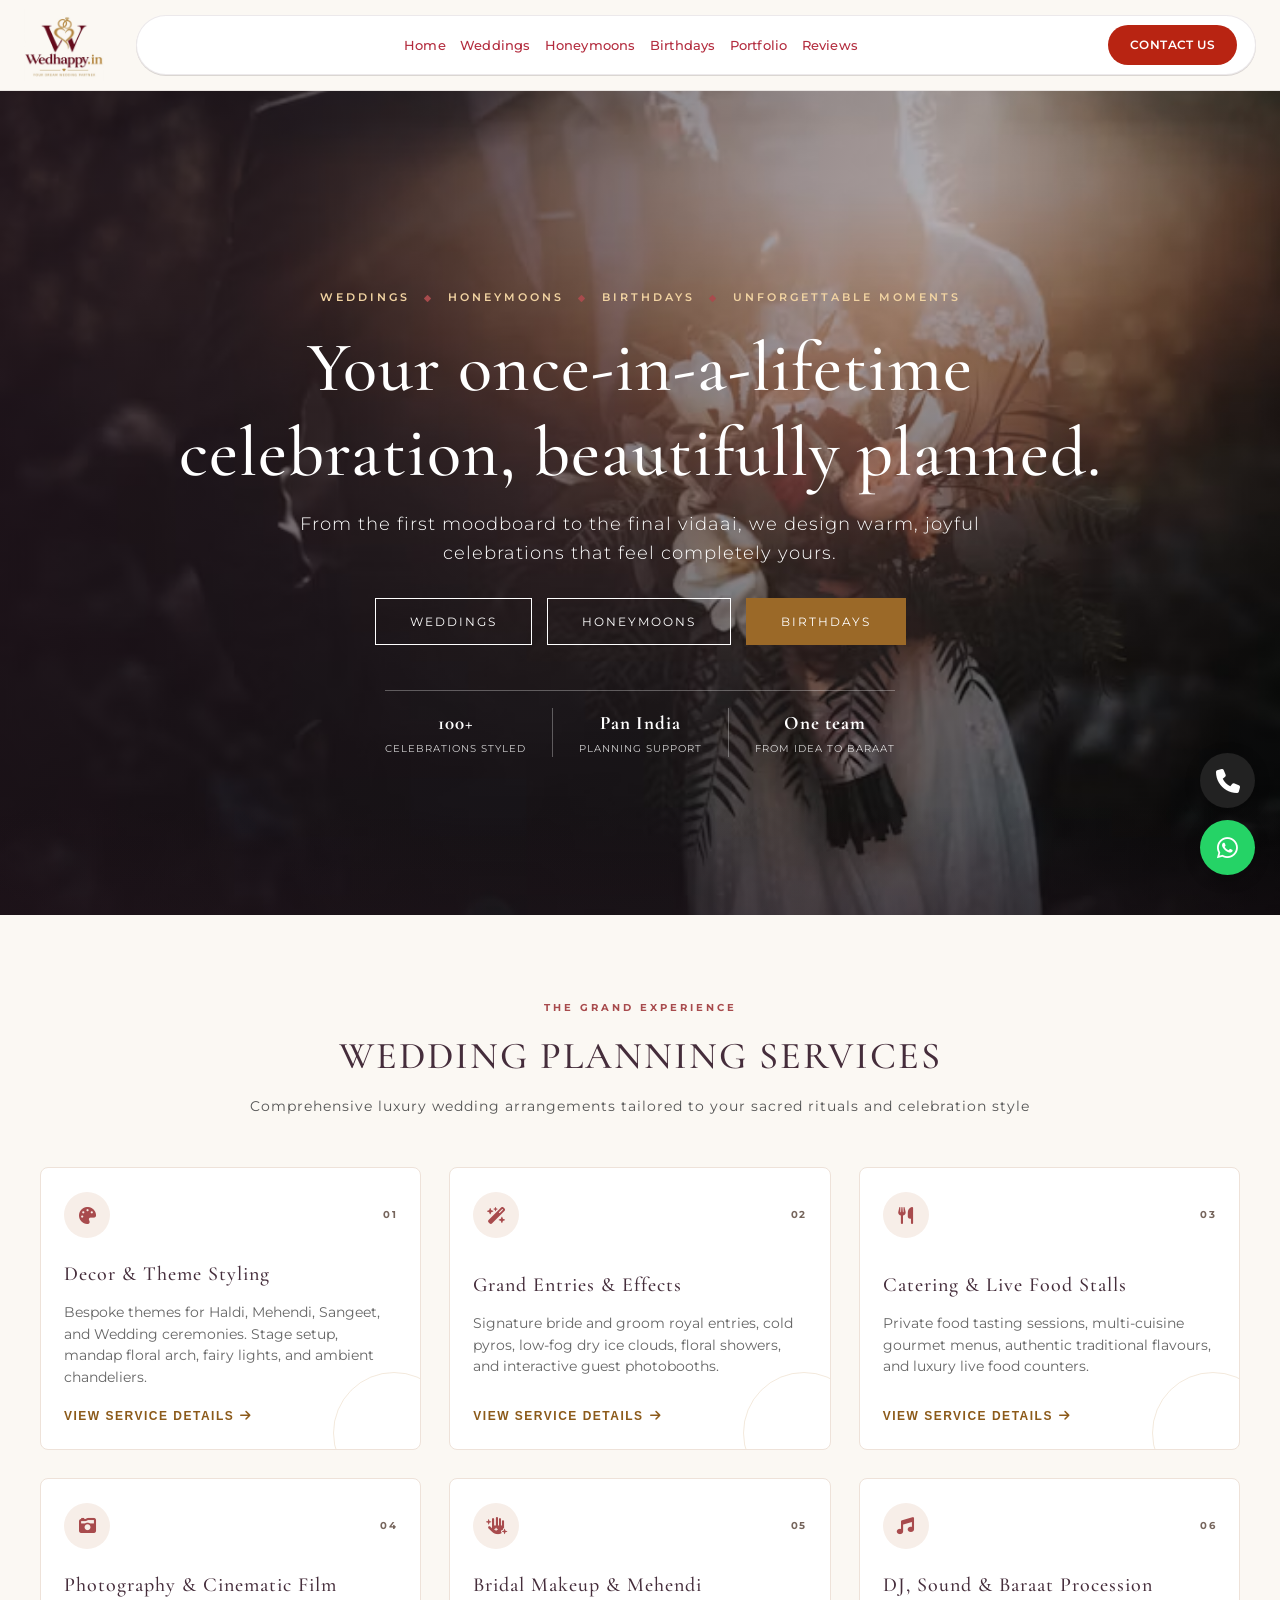
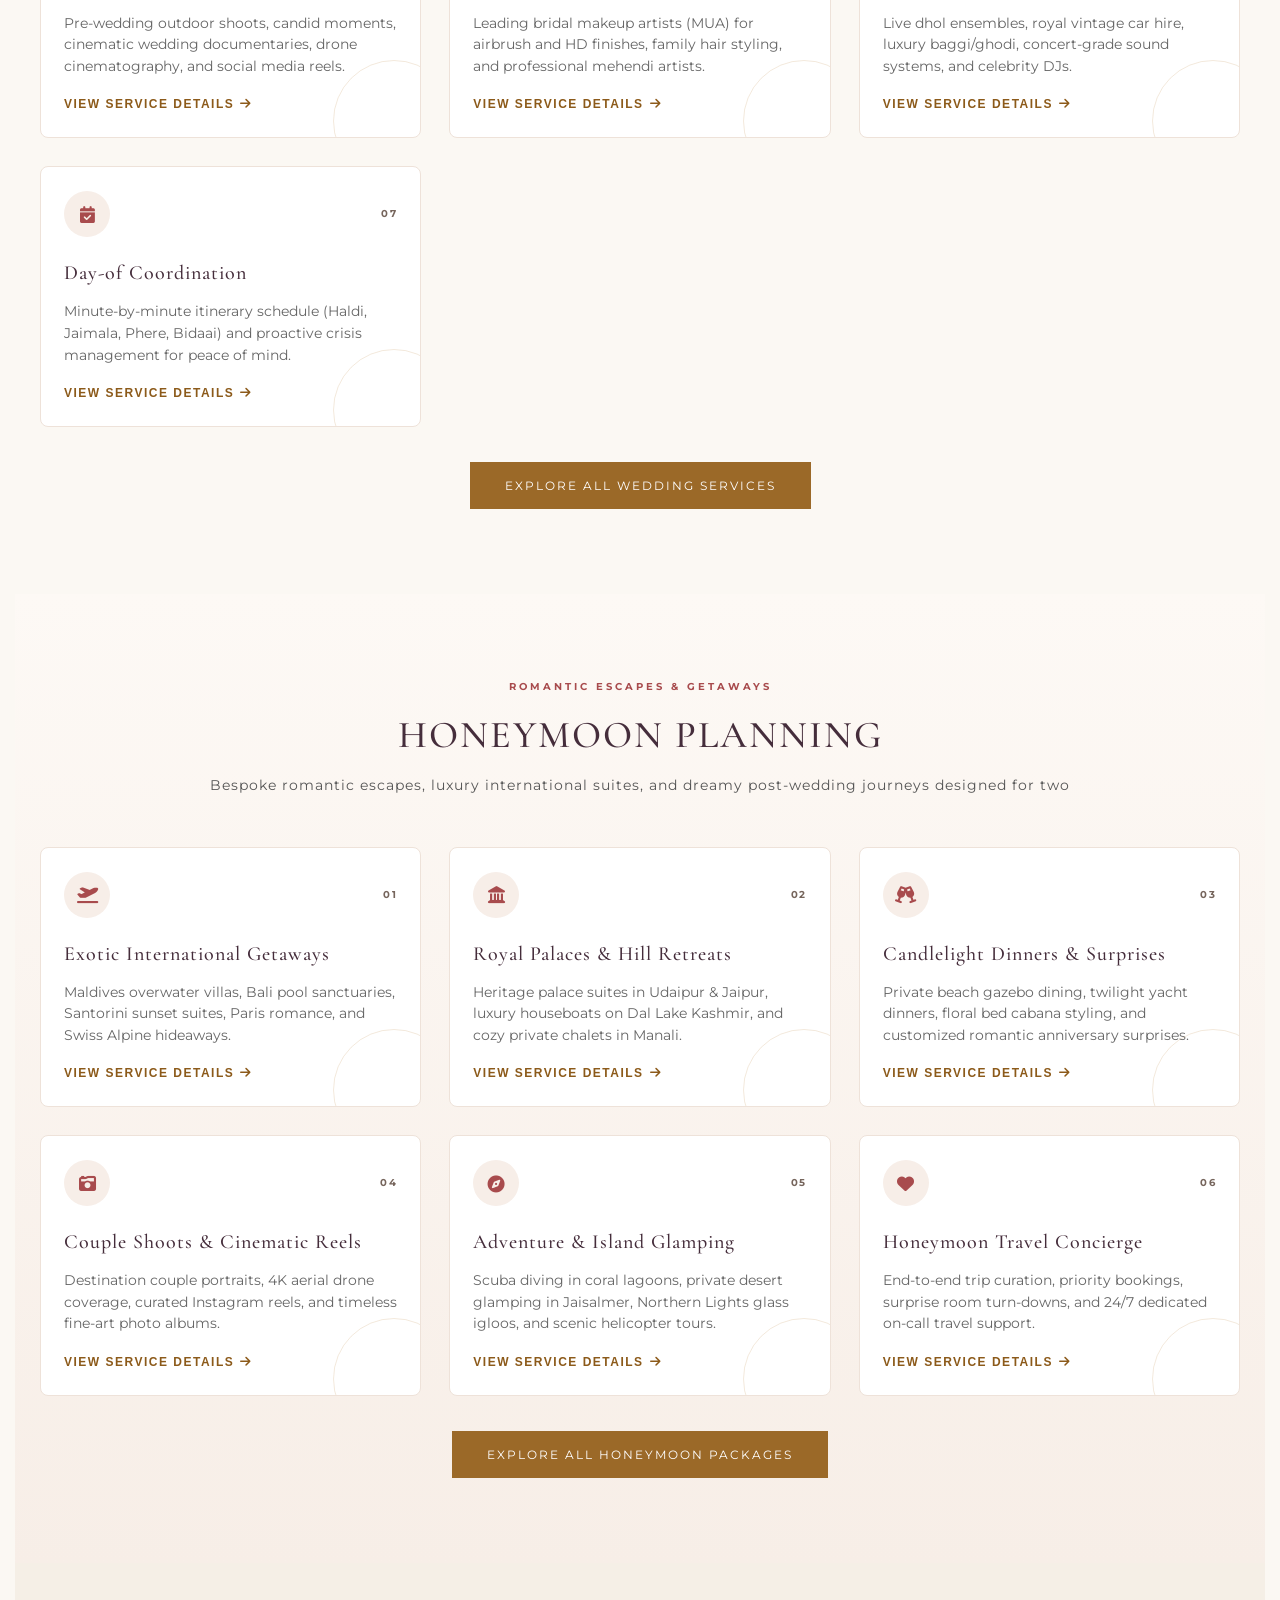
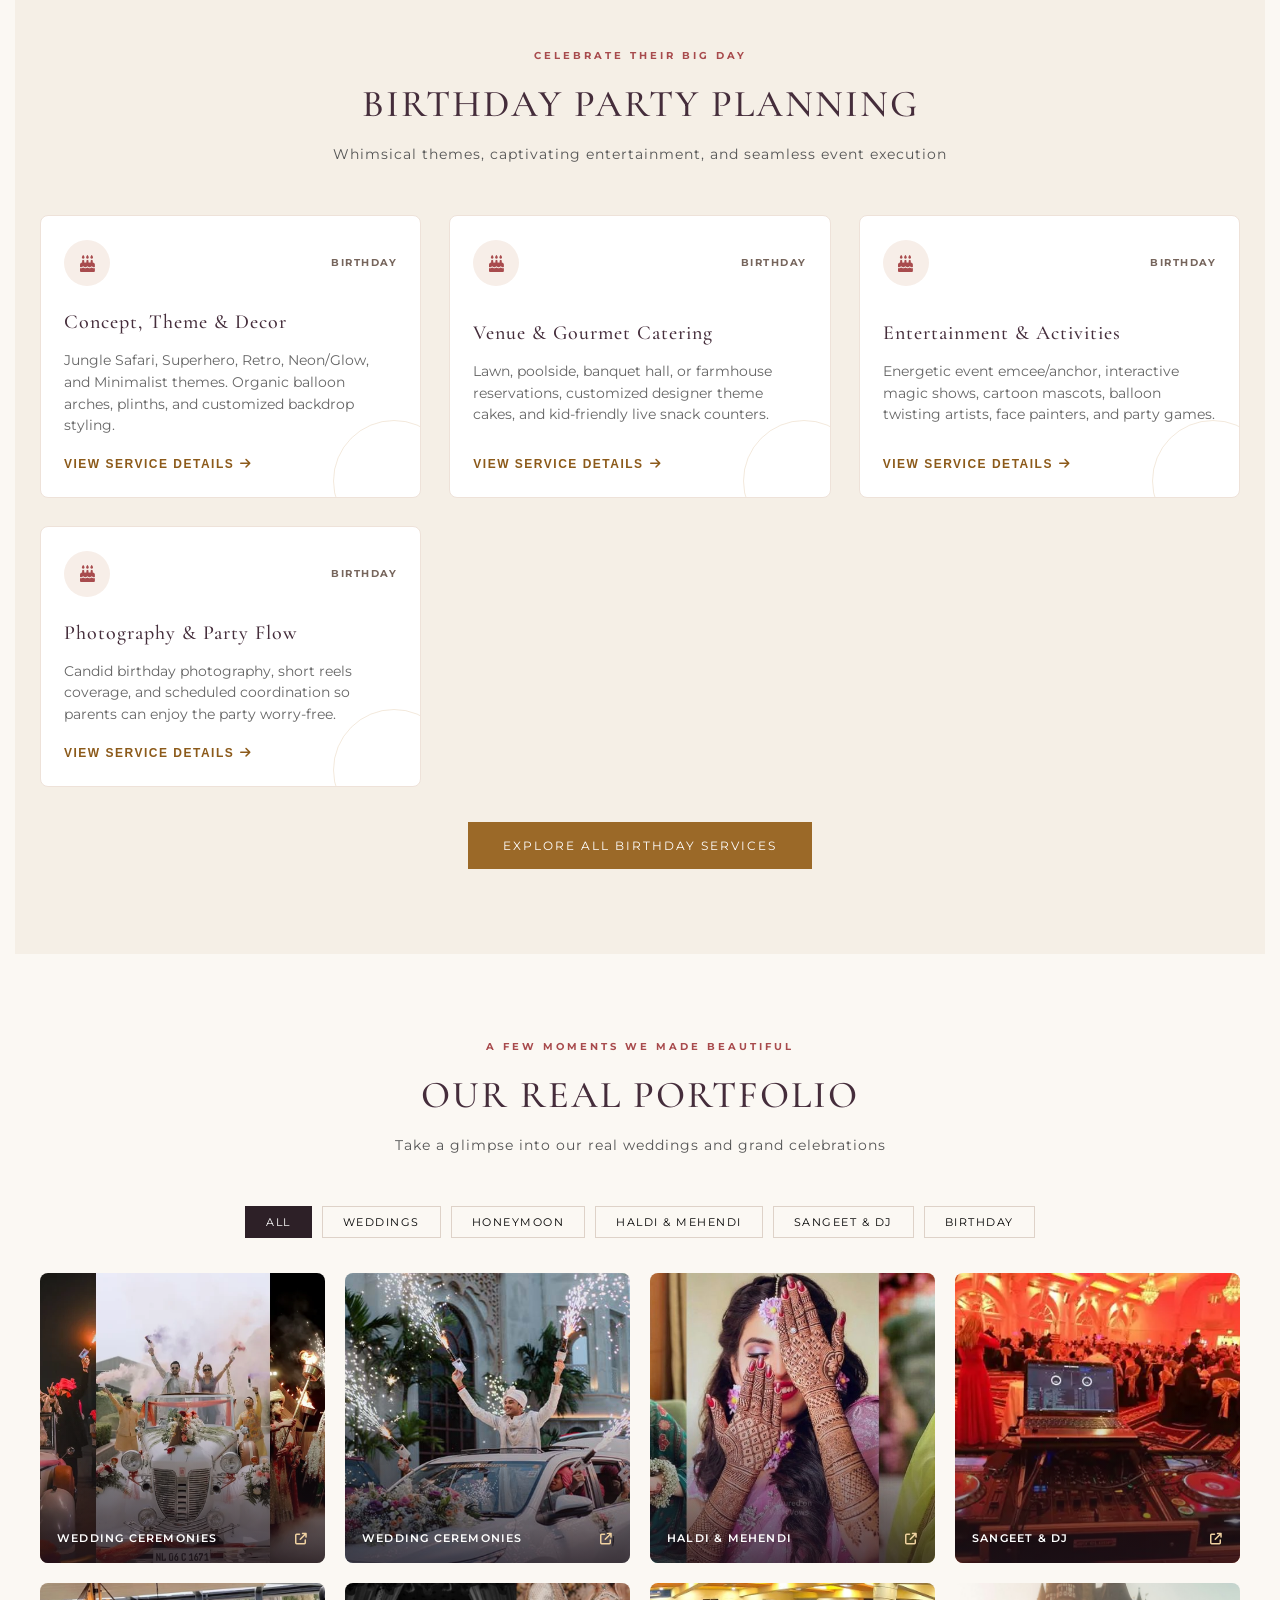
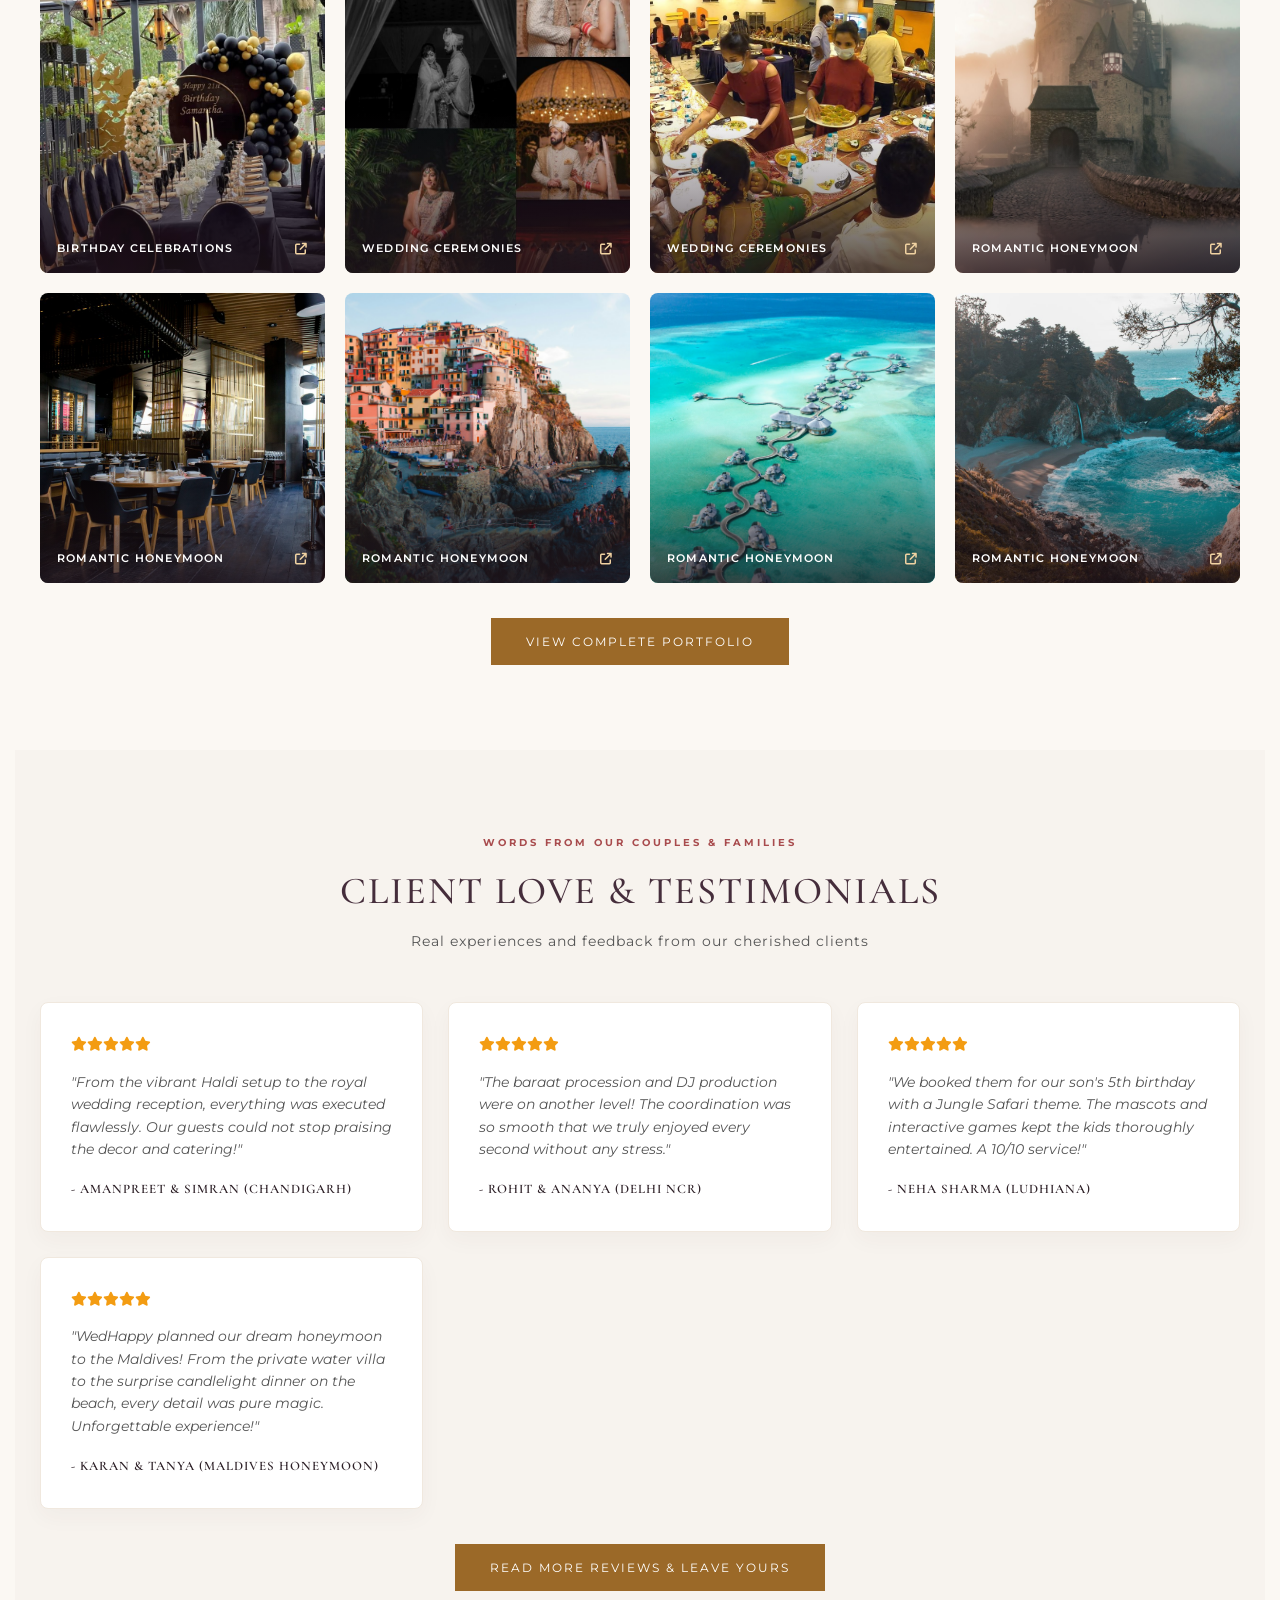
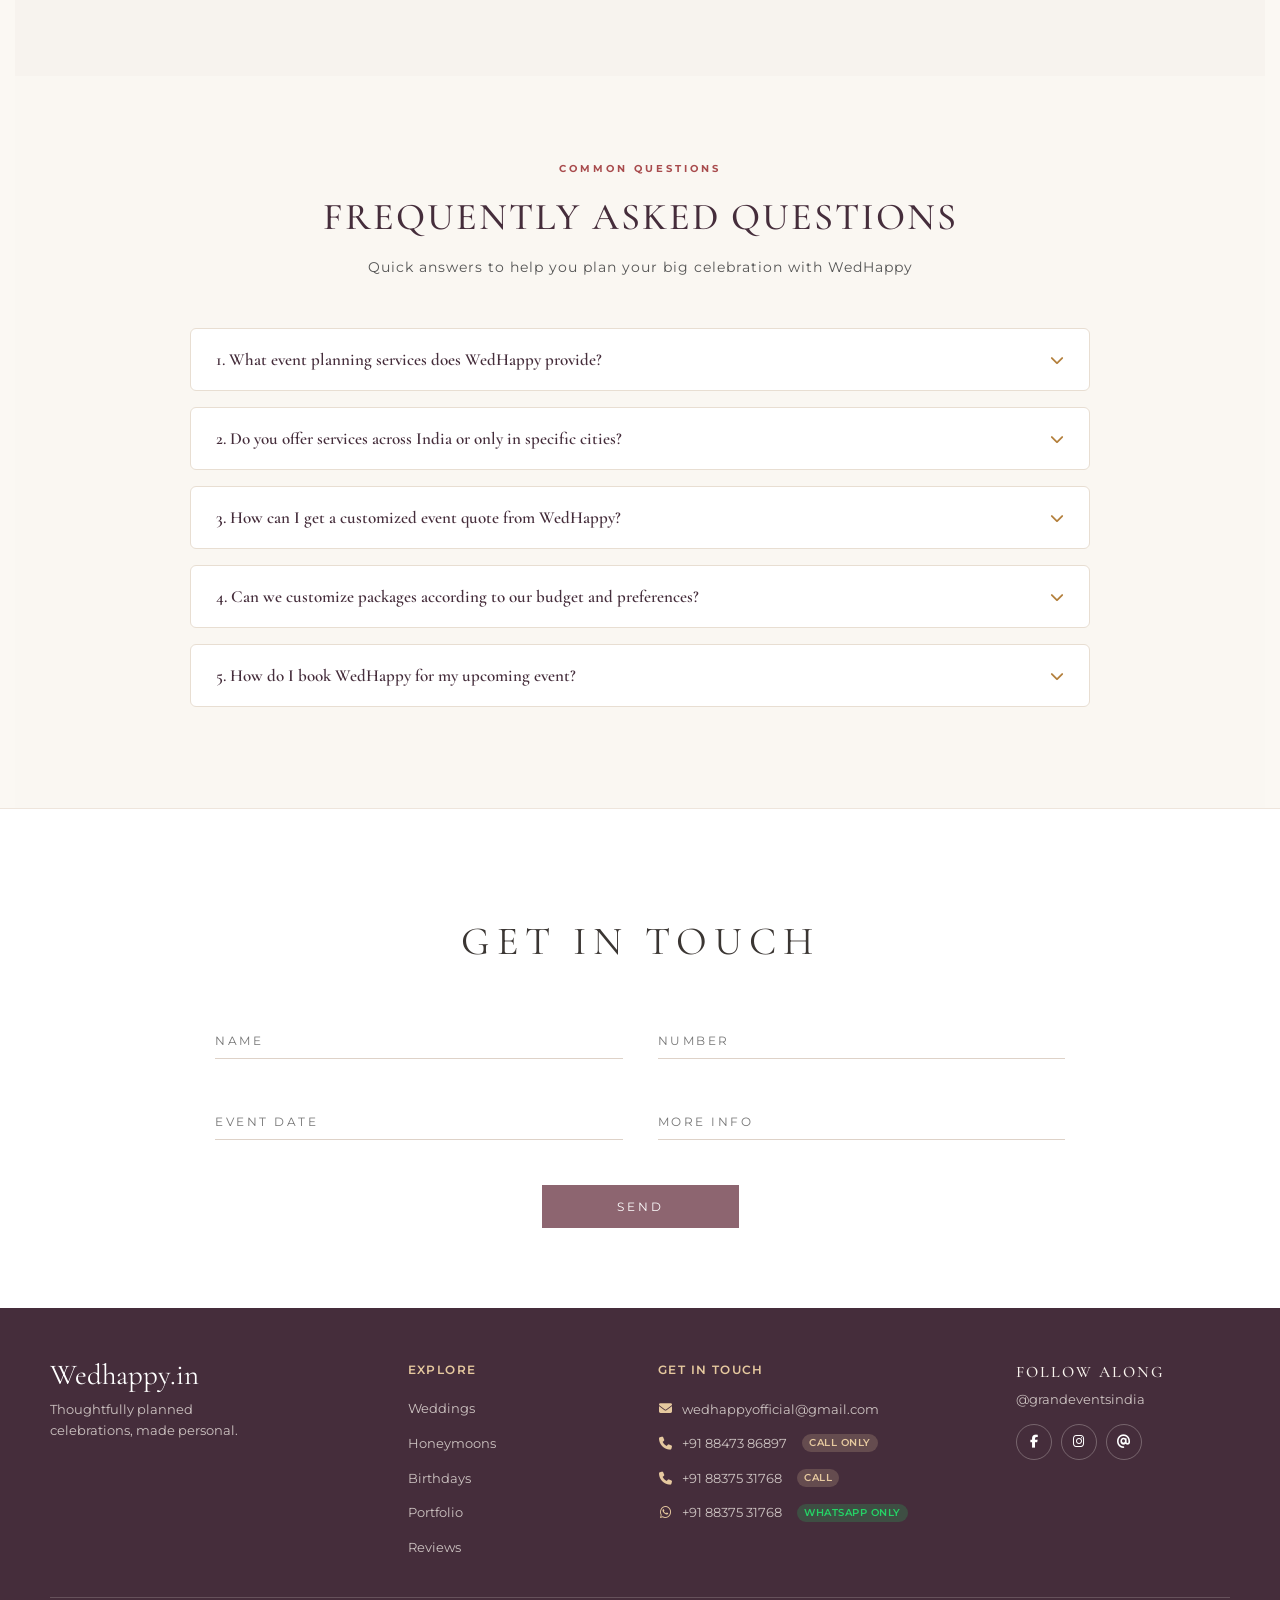
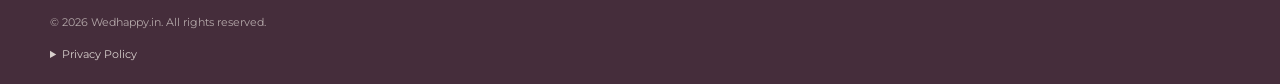
<file: index.html>
<!DOCTYPE html>
<html lang="en">
<head>
  <meta charset="UTF-8">
  <meta name="viewport" content="width=device-width, initial-scale=1.0">
  <title>WedHappy | Luxury Wedding & Honeymoon Planner, Event Management</title>
  <meta name="description" content="Plan your dream wedding, luxury honeymoon, and celebrations with WedHappy. Explore wedding planning, honeymoon packages, and birthday party management.">
  <meta name="keywords" content="wedding planner, honeymoon planner, honeymoon packages, romantic getaways, luxury honeymoon India, event management, birthday party planner, wedding decor, catering services, WedHappy">
  <meta name="robots" content="index, follow">
  <link rel="canonical" href="https://wedhappy.in/">

  <!-- Schema.org JSON-LD Structured Data -->
  <script type="application/ld+json">
  {
    "@context": "https://schema.org",
    "@type": "EventPlanner",
    "name": "WedHappy",
    "url": "https://wedhappy.in/",
    "logo": "https://wedhappy.in/public/new-logo.png",
    "image": "https://wedhappy.in/public/new-logo.png",
    "description": "WedHappy is a premier wedding planning, honeymoon planning, and event management agency in India, specializing in luxury weddings, romantic getaways, birthday celebrations, theme decor, and catering.",
    "telephone": [
      "+91-8847386897",
      "+91-8837531768"
    ],
    "email": "wedhappyofficial@gmail.com",
    "priceRange": "₹₹₹",
    "address": {
      "@type": "PostalAddress",
      "addressCountry": "IN"
    },
    "sameAs": [
      "https://www.instagram.com/wedhappy.in/",
      "https://www.facebook.com/wedhappy.in",
      "https://www.threads.net/@wedhappy.in"
    ],
    "hasOfferCatalog": {
      "@type": "OfferCatalog",
      "name": "Event Management & Planning Services",
      "itemListElement": [
        {
          "@type": "Offer",
          "itemOffered": {
            "@type": "Service",
            "name": "Wedding Planning Services",
            "description": "Comprehensive luxury wedding arrangements tailored to your sacred rituals and celebration style."
          }
        },
        {
          "@type": "Offer",
          "itemOffered": {
            "@type": "Service",
            "name": "Honeymoon & Romantic Escapes Planning",
            "description": "Tailor-made luxury honeymoon packages, private villas, international getaways, and romantic experiences for newlyweds."
          }
        },
        {
          "@type": "Offer",
          "itemOffered": {
            "@type": "Service",
            "name": "Birthday Party Planning",
            "description": "Whimsical themes, captivating entertainment, and seamless event execution for birthdays."
          }
        }
      ]
    }
  }
  </script>

  <!-- Open Graph / Social Sharing -->
  <meta property="og:type" content="website">
  <meta property="og:site_name" content="WedHappy">
  <meta property="og:title" content="WedHappy | Wedding Planner & Event Management">
  <meta property="og:description" content="Explore wedding planning, honeymoon getaways, birthday celebrations, and event decoration services with WedHappy.">
  <meta property="og:url" content="https://wedhappy.in/">
  <meta property="og:image" content="https://wedhappy.in/public/new-logo.png">
  <meta property="og:image:alt" content="WedHappy wedding and event planning">

  <!-- Twitter / X Sharing -->
  <meta name="twitter:card" content="summary_large_image">
  <meta name="twitter:title" content="WedHappy | Wedding Planner">
  <meta name="twitter:description" content="Plan your dream wedding and celebrations with WedHappy.">
  <meta name="twitter:image" content="https://wedhappy.in/public/new-logo.png">

  <link rel="icon" type="image/png" href="public/bg-l.png">
  <link rel="preload" as="image" href="public/hero%20section.avif" fetchpriority="high">
  
  <!-- Fonts -->
  <link rel="preconnect" href="https://fonts.googleapis.com">
  <link rel="preconnect" href="https://fonts.gstatic.com" crossorigin>
  <link href="https://fonts.googleapis.com/css2?family=Cormorant+Garamond:ital,wght@0,400;0,600;1,400&family=Montserrat:wght@300;400;500;600;700&display=swap" rel="stylesheet">
  
  <!-- FontAwesome -->
  <link rel="stylesheet" href="https://cdnjs.cloudflare.com/ajax/libs/font-awesome/6.4.0/css/all.min.css">

  <!-- Modular CSS Files -->
  <link rel="stylesheet" href="css/main.css">
  <link rel="stylesheet" href="css/components.css">
</head>
<body>

  <!-- ================= CLIENT FRONTEND VIEW ================= -->
  <main id="mainWebsiteView">
    <!-- NAVIGATION BAR -->
    <header>
      <div class="nav-container">
        <a href="index.html" class="brand-logo" id="siteLogo" aria-label="Wedhappy.in home">
          <img src="public/new-logo.png" alt="WedHappy.in, your dream wedding partner" class="logo-img">
        </a>

        <nav aria-label="Main navigation">
          <ul class="nav-links" id="navLinks">
            <li><a href="index.html" class="nav-item active">Home</a></li>
            <li><a href="wedding.html" class="nav-item">Weddings</a></li>
            <li><a href="honeymoon.html" class="nav-item">Honeymoons</a></li>
            <li><a href="birthday.html" class="nav-item">Birthdays</a></li>
            <li><a href="portfolio.html" class="nav-item">Portfolio</a></li>
            <li><a href="reviews.html" class="nav-item">Reviews</a></li>
            <li><a href="#contact" class="contact-nav-link nav-item">Contact Us</a></li>
          </ul>
        </nav>
        <button class="menu-toggle" id="menuToggle" type="button" aria-label="Open navigation menu" aria-expanded="false">
          <i class="fa fa-bars" aria-hidden="true"></i>
        </button>
      </div>
    </header>

    <!-- HERO SECTION -->
    <section class="hero" id="home">
      <span class="hero-eyebrow">WEDDINGS <i class="fa fa-diamond"></i> HONEYMOONS <i class="fa fa-diamond"></i> BIRTHDAYS <i class="fa fa-diamond"></i> UNFORGETTABLE MOMENTS</span>
      <h1 id="heroTitle">Your once-in-a-lifetime celebration, beautifully planned.</h1>
      <p id="heroSubtitle">From the first moodboard to the final vidaai, we design warm, joyful celebrations that feel completely yours.</p>
      <div class="hero-btn-group">
        <a href="wedding.html" class="btn-luxury">Weddings</a>
        <a href="honeymoon.html" class="btn-luxury">Honeymoons</a>
        <a href="birthday.html" class="btn-luxury btn-gold">Birthdays</a>
      </div>
      <div class="hero-proof" aria-label="Why couples choose Grand Celebrations">
        <span><strong>100+</strong> celebrations styled</span>
        <span><strong>Pan India</strong> planning support</span>
        <span><strong>One team</strong> from idea to baraat</span>
      </div>
    </section>

    <!-- WEDDING PLANNER SERVICES -->
    <section class="section-padding" id="wedding-planner">
      <div class="section-header">
        <span class="section-kicker">THE GRAND EXPERIENCE</span>
        <h2 class="section-title">Wedding Planning Services</h2>
        <p class="section-subtitle">Comprehensive luxury wedding arrangements tailored to your sacred rituals and celebration style</p>
      </div>
      <div class="services-grid" id="weddingServicesGrid"></div>
      <div style="text-align: center; margin-top: 35px;">
        <a href="wedding.html" class="btn-luxury btn-gold">Explore All Wedding Services</a>
      </div>
    </section>

    <!-- HONEYMOON PLANNER SERVICES -->
    <section class="section-padding honeymoon-section" id="honeymoon-planner">
      <div class="section-header">
        <span class="section-kicker">ROMANTIC ESCAPES &amp; GETAWAYS</span>
        <h2 class="section-title">Honeymoon Planning</h2>
        <p class="section-subtitle">Bespoke romantic escapes, luxury international suites, and dreamy post-wedding journeys designed for two</p>
      </div>
      <div class="services-grid" id="honeymoonServicesGrid"></div>
      <div style="text-align: center; margin-top: 35px;">
        <a href="honeymoon.html" class="btn-luxury btn-gold">Explore All Honeymoon Packages</a>
      </div>
    </section>

    <!-- BIRTHDAY PARTY PLANNER SERVICES -->
    <section class="section-padding birthday-section" id="birthday-planner">
      <div class="section-header">
        <span class="section-kicker">CELEBRATE THEIR BIG DAY</span>
        <h2 class="section-title">Birthday Party Planning</h2>
        <p class="section-subtitle">Whimsical themes, captivating entertainment, and seamless event execution</p>
      </div>
      <div class="services-grid" id="birthdayServicesGrid"></div>
      <div style="text-align: center; margin-top: 35px;">
        <a href="birthday.html" class="btn-luxury btn-gold">Explore All Birthday Services</a>
      </div>
    </section>

    <!-- PORTFOLIO / REAL GALLERY -->
    <section class="section-padding" id="gallery">
      <div class="section-header">
        <span class="section-kicker">A FEW MOMENTS WE MADE BEAUTIFUL</span>
        <h2 class="section-title">Our Real Portfolio</h2>
        <p class="section-subtitle">Take a glimpse into our real weddings and grand celebrations</p>
      </div>

      <div class="filter-buttons">
        <button class="filter-btn active" data-category="all">All</button>
        <button class="filter-btn" data-category="wedding">Weddings</button>
        <button class="filter-btn" data-category="honeymoon">Honeymoon</button>
        <button class="filter-btn" data-category="haldi">Haldi &amp; Mehendi</button>
        <button class="filter-btn" data-category="sangeet">Sangeet &amp; DJ</button>
        <button class="filter-btn" data-category="birthday">Birthday</button>
      </div>

      <div class="gallery-grid" id="galleryGrid"></div>
      <div style="text-align: center; margin-top: 35px;">
        <a href="portfolio.html" class="btn-luxury btn-gold">View Complete Portfolio</a>
      </div>
    </section>

    <!-- TESTIMONIALS & USER REVIEWS -->
    <section class="section-padding reviews-section" id="reviews">
      <div class="section-header">
        <span class="section-kicker">WORDS FROM OUR COUPLES &amp; FAMILIES</span>
        <h2 class="section-title">Client Love &amp; Testimonials</h2>
        <p class="section-subtitle">Real experiences and feedback from our cherished clients</p>
      </div>

      <div class="testimonial-grid" id="reviewsContainer"></div>
      <div style="text-align: center; margin-top: 35px;">
        <a href="reviews.html" class="btn-luxury btn-gold">Read More Reviews &amp; Leave Yours</a>
      </div>
    </section>

    <!-- TOP 5 FAQ SECTION -->
    <section class="section-padding faq-section" id="faq">
      <div class="section-header">
        <span class="section-kicker">COMMON QUESTIONS</span>
        <h2 class="section-title">Frequently Asked Questions</h2>
        <p class="section-subtitle">Quick answers to help you plan your big celebration with WedHappy</p>
      </div>

      <div class="faq-container">
        <div class="faq-item">
          <button class="faq-question">
            <span>1. What event planning services does WedHappy provide?</span>
            <i class="fa fa-chevron-down"></i>
          </button>
          <div class="faq-answer">
            <p>WedHappy specializes in end-to-end luxury wedding planning, tailor-made honeymoon packages, pre-wedding functions (Haldi & Sangeet), birthday party planning, decor & lighting styling, and gourmet catering.</p>
          </div>
        </div>

        <div class="faq-item">
          <button class="faq-question">
            <span>2. Do you offer services across India or only in specific cities?</span>
            <i class="fa fa-chevron-down"></i>
          </button>
          <div class="faq-answer">
            <p>We provide Pan India event management services with on-ground teams active in Delhi NCR, Punjab (Chandigarh, Ludhiana), Rajasthan (Jaipur, Udaipur), Goa, Kerala, and major destination hubs.</p>
          </div>
        </div>

        <div class="faq-item">
          <button class="faq-question">
            <span>3. How can I get a customized event quote from WedHappy?</span>
            <i class="fa fa-chevron-down"></i>
          </button>
          <div class="faq-answer">
            <p>You can fill out our Contact form below or send us an instant WhatsApp message at +91 88375 31768. Share your event type, date, and guest count to receive a personalized quote!</p>
          </div>
        </div>

        <div class="faq-item">
          <button class="faq-question">
            <span>4. Can we customize packages according to our budget and preferences?</span>
            <i class="fa fa-chevron-down"></i>
          </button>
          <div class="faq-answer">
            <p>Yes! Every celebration is unique. We tailor decor, catering, entertainment, and logistics to match your budget and aesthetic preferences perfectly.</p>
          </div>
        </div>

        <div class="faq-item">
          <button class="faq-question">
            <span>5. How do I book WedHappy for my upcoming event?</span>
            <i class="fa fa-chevron-down"></i>
          </button>
          <div class="faq-answer">
            <p>After an initial consultation and moodboard presentation, we finalize the booking with a transparent agreement and advance payment so you can relax while we bring your dream event to life.</p>
          </div>
        </div>
      </div>
    </section>

    <!-- GET IN TOUCH FORM -->
    <section class="contact-wrapper" id="contact">
      <div class="contact-container">
        <h2 class="contact-title serif-font">GET IN TOUCH</h2>
        <form id="weddingInquiryForm">
          <div class="form-grid">
            <div class="form-group">
              <input type="text" id="clientName" placeholder="NAME" required>
            </div>
            <div class="form-group">
              <input type="tel" id="clientNumber" placeholder="NUMBER" required>
            </div>
            <div class="form-group">
              <input type="text" id="weddingDate" placeholder="Event DATE" onfocus="(this.type='date')" onblur="(this.type='text')">
            </div>
            <div class="form-group">
              <input type="text" id="moreInfo" placeholder="MORE INFO">
            </div>
          </div>
          <button type="submit" class="btn-send">SEND</button>
        </form>
      </div>
    </section>

    <!-- FOOTER -->
    <footer>
      <div class="footer-inner">
        <div class="footer-grid">
          <div class="footer-col footer-intro">
            <a href="index.html" class="footer-brand">Wedhappy.in</a>
            <p>Thoughtfully planned celebrations, made personal.</p>
          </div>
          <div class="footer-col">
            <h3 class="serif-font">EXPLORE</h3>
            <ul class="footer-links">
              <li><a href="wedding.html">Weddings</a></li>
              <li><a href="honeymoon.html">Honeymoons</a></li>
              <li><a href="birthday.html">Birthdays</a></li>
              <li><a href="portfolio.html">Portfolio</a></li>
              <li><a href="reviews.html">Reviews</a></li>
            </ul>
          </div>
          <div class="footer-col">
            <h3 class="serif-font">GET IN TOUCH</h3>
            <ul class="footer-links footer-contact-links">
              <li><a href="mailto:wedhappyofficial@gmail.com" id="footerEmail"><i class="fa-solid fa-envelope" aria-hidden="true"></i> wedhappyofficial@gmail.com</a></li>
              <li><a href="tel:+918847386897" id="footerPhone"><i class="fa-solid fa-phone" aria-hidden="true"></i> +91 88473 86897 </a></li>
              <li><a href="tel:+918837531768" id="footerPhone2"><i class="fa-solid fa-phone" aria-hidden="true"></i> +91 88375 31768 </a></li>
              <li><a href="https://wa.me/918837531768" id="footerWhatsapp" target="_blank" rel="noopener noreferrer"><i class="fa-brands fa-whatsapp" aria-hidden="true"></i> +91 88375 31768 <span class="contact-tag-wa">WhatsApp Only</span></a></li>
            </ul>
          </div>
          <div class="footer-col">
            <h4 class="serif-font">FOLLOW ALONG</h4>
            <a href="https://www.instagram.com/grandeventsindia/" class="footer-handle" id="footerHandle" target="_blank" rel="noopener noreferrer">@grandeventsindia</a>
            <div class="footer-social" aria-label="Social media links">
              <a href="https://www.facebook.com/wedhappy.in" id="footerFacebook" target="_blank" rel="noopener noreferrer" aria-label="Facebook" title="Facebook"><i class="fa-brands fa-facebook-f" aria-hidden="true"></i></a>
              <a href="https://www.instagram.com/wedhappy.in/" id="footerInstagram" target="_blank" rel="noopener noreferrer" aria-label="Instagram" title="Instagram"><i class="fa-brands fa-instagram" aria-hidden="true"></i></a>
              <a href="https://www.threads.net/@wedhappy.in" id="footerThreads" target="_blank" rel="noopener noreferrer" aria-label="Threads" title="Threads"><i class="fa-solid fa-at" aria-hidden="true"></i></a>
            </div>
          </div>
        </div>

        <div class="footer-bottom">
          <span>&copy; <span id="footerYear"></span> Wedhappy.in. All rights reserved.</span>
          <details class="footer-policy" id="privacy-policy">
            <summary>Privacy Policy</summary>
            <div class="footer-policy-content">
              <p>Inquiry details and reviews submitted on this site are saved in this browser on this device. They are not sent to a website server by this site.</p>
              <p>When you submit an inquiry, WhatsApp opens with the details you entered so you can choose whether to send them. WhatsApp handles any information you share there under its own privacy policy.</p>
            </div>
          </details>
        </div>
      </div>
    </footer>

    <!-- FLOATING ACTIONS -->
    <div class="floating-actions">
      <a href="tel:+918847386897" class="action-btn btn-phone" id="floatingPhone" title="Call Us (+91 88473 86897)">
        <i class="fa fa-phone"></i>
      </a>
      <a href="https://wa.me/918837531768?text=Hey,%20I%20am%20looking%20for%20Event%20services." target="_blank" class="action-btn btn-whatsapp" id="floatingWhatsapp" title="Chat on WhatsApp (+91 88375 31768)">
        <i class="fab fa-whatsapp"></i>
      </a>
    </div>

    <!-- SERVICE DETAIL MODAL -->
    <div class="modal-overlay" id="serviceModal">
      <div class="modal-content">
        <button class="close-modal" id="closeModalBtn" aria-label="Close Modal">&times;</button>
        <h3 class="serif-font modal-title" id="modalTitle">Service Title</h3>
        <p class="modal-desc" id="modalDesc">Service details</p>
        <button class="btn-luxury btn-gold modal-btn" id="modalBookBtn">
          Inquire For This Service On WhatsApp
        </button>
      </div>
    </div>
  </main>

  <!-- Modular Scripts -->
  <script src="js/storage.js"></script>
  <script src="js/services.js"></script>
  <script src="js/gallery.js"></script>
  <script src="js/reviews.js"></script>
  <script src="js/app.js"></script>
</body>
</html>
</file>
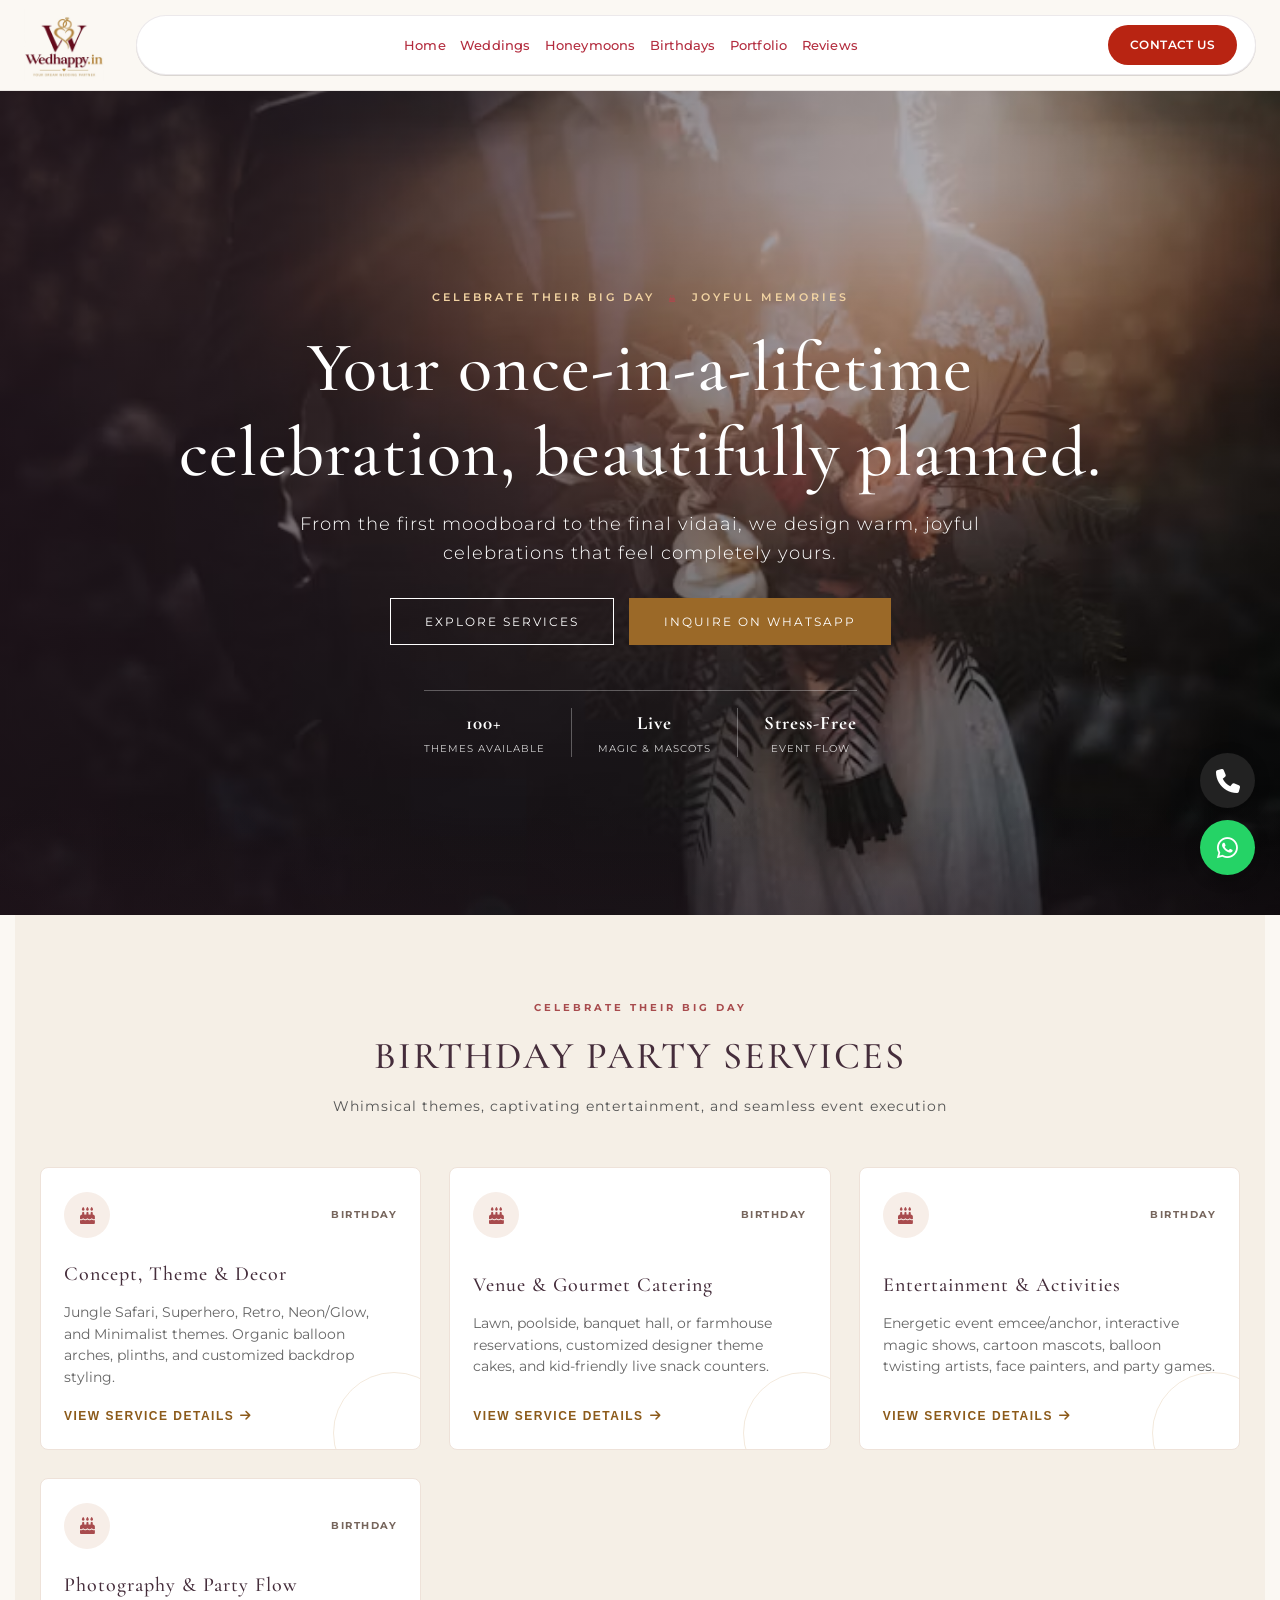
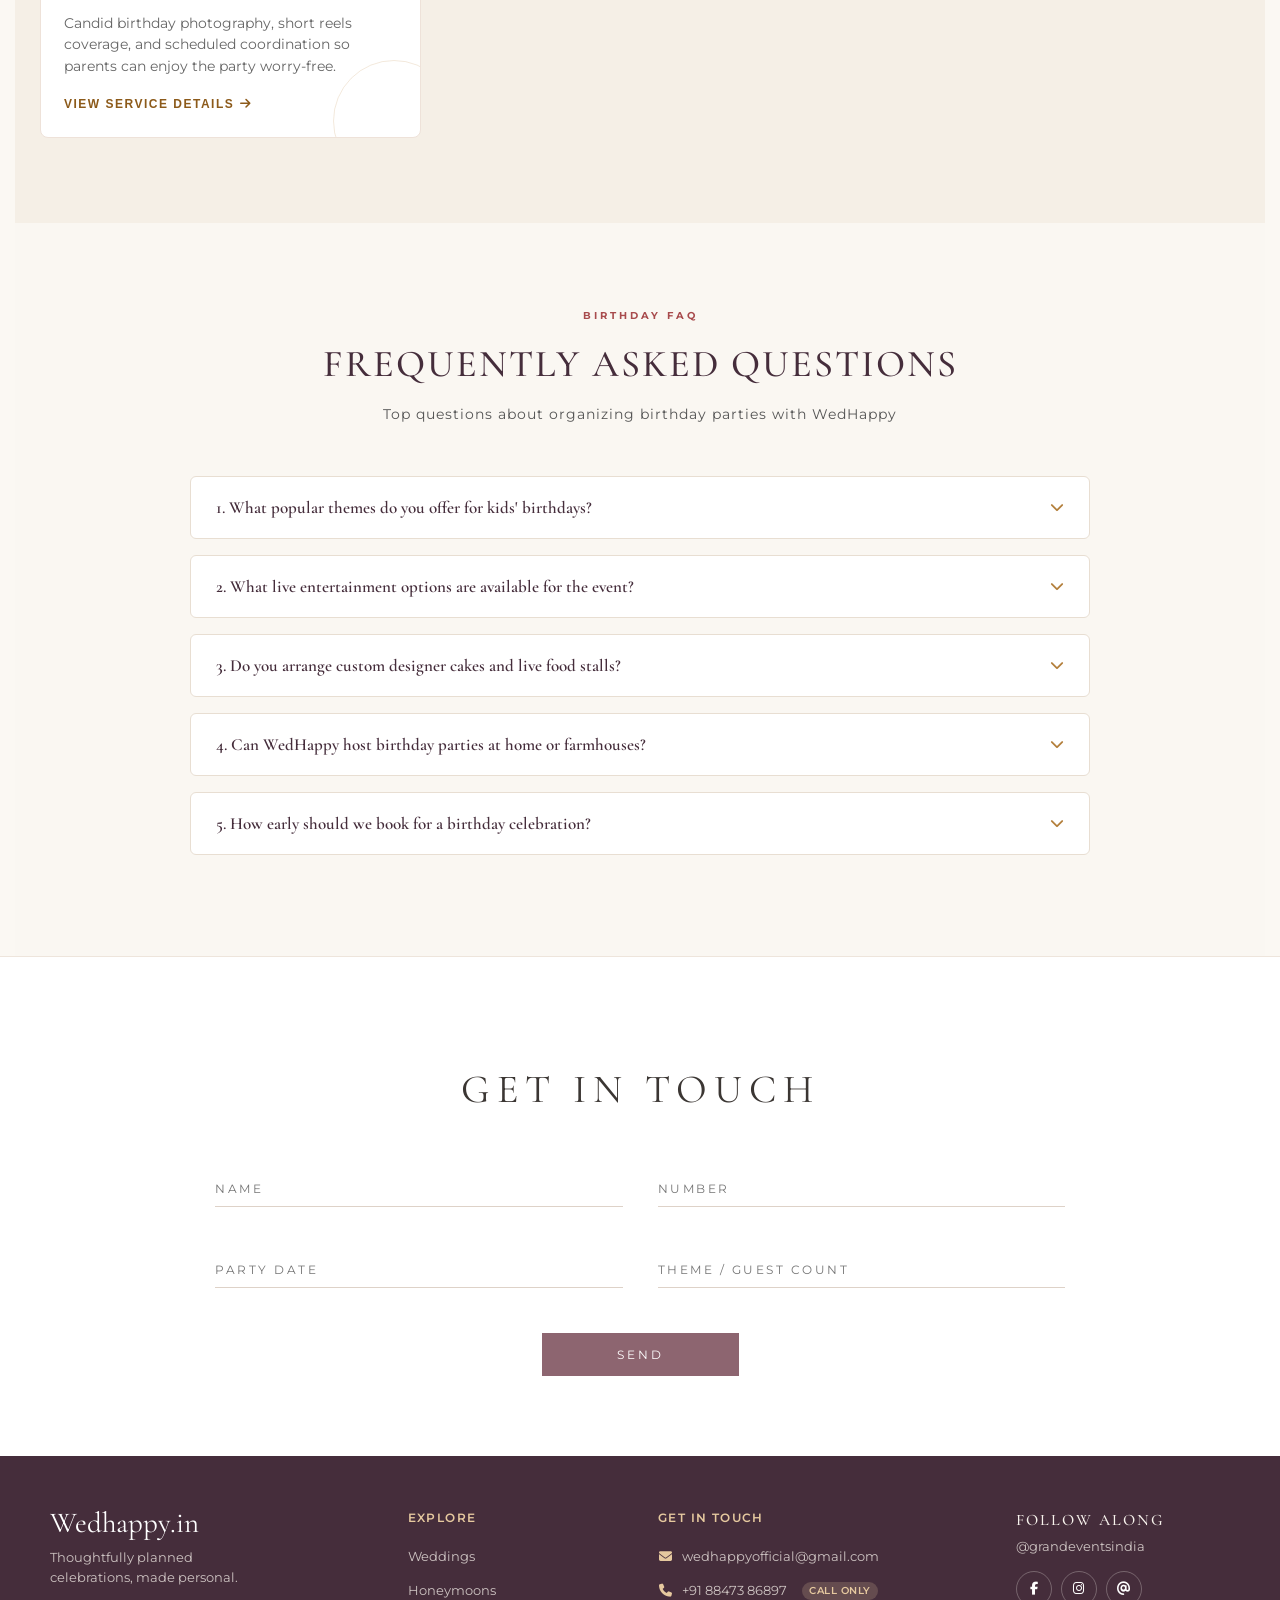
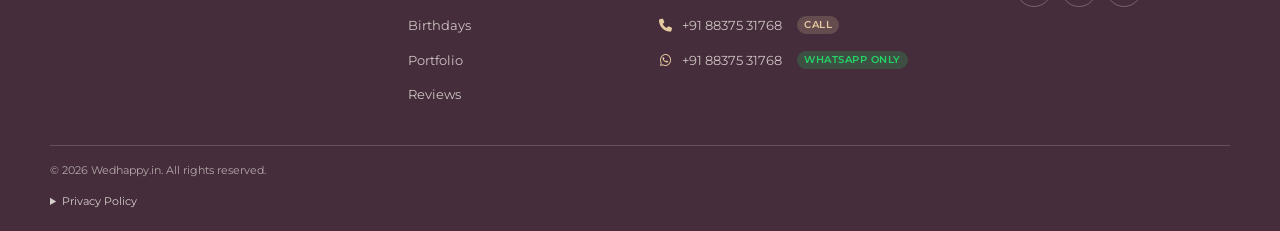
<file: birthday.html>
<!DOCTYPE html>
<html lang="en">
<head>
  <meta charset="UTF-8">
  <meta name="viewport" content="width=device-width, initial-scale=1.0">
  <title>Birthday Party Planning Services | WedHappy</title>
  <meta name="description" content="Unforgettable birthday party planning by WedHappy. Whimsical balloon themes, game anchors, mascots, custom gourmet cakes, and candid photography.">
  <meta name="keywords" content="birthday party planner, birthday decor, balloon themes, birthday mascots, catering, WedHappy">
  <meta name="robots" content="index, follow">
  <link rel="canonical" href="https://wedhappy.in/birthday.html">

  <link rel="icon" type="image/png" href="public/bg-l.png">
  <link rel="preload" as="image" href="public/hero%20section.avif" fetchpriority="high">

  <!-- Fonts -->
  <link rel="preconnect" href="https://fonts.googleapis.com">
  <link rel="preconnect" href="https://fonts.gstatic.com" crossorigin>
  <link href="https://fonts.googleapis.com/css2?family=Cormorant+Garamond:ital,wght@0,400;0,600;1,400&family=Montserrat:wght@300;400;500;600;700&display=swap" rel="stylesheet">

  <!-- FontAwesome -->
  <link rel="stylesheet" href="https://cdnjs.cloudflare.com/ajax/libs/font-awesome/6.4.0/css/all.min.css">

  <!-- CSS Files -->
  <link rel="stylesheet" href="css/main.css">
  <link rel="stylesheet" href="css/components.css">
</head>
<body>

  <main id="mainWebsiteView">
    <!-- NAVIGATION BAR -->
    <header>
      <div class="nav-container">
        <a href="index.html" class="brand-logo" id="siteLogo" aria-label="Wedhappy.in home">
          <img src="public/new-logo.png" alt="WedHappy.in, your dream wedding partner" class="logo-img">
        </a>

        <nav aria-label="Main navigation">
          <ul class="nav-links" id="navLinks">
            <li><a href="index.html" class="nav-item">Home</a></li>
            <li><a href="wedding.html" class="nav-item">Weddings</a></li>
            <li><a href="honeymoon.html" class="nav-item">Honeymoons</a></li>
            <li><a href="birthday.html" class="nav-item active">Birthdays</a></li>
            <li><a href="portfolio.html" class="nav-item">Portfolio</a></li>
            <li><a href="reviews.html" class="nav-item">Reviews</a></li>
            <li><a href="#contact" class="contact-nav-link nav-item">Contact Us</a></li>
          </ul>
        </nav>
        <button class="menu-toggle" id="menuToggle" type="button" aria-label="Open navigation menu" aria-expanded="false">
          <i class="fa fa-bars" aria-hidden="true"></i>
        </button>
      </div>
    </header>

    <!-- HERO SECTION -->
    <section class="hero" id="home">
      <span class="hero-eyebrow">CELEBRATE THEIR BIG DAY <i class="fa fa-cake-candles"></i> JOYFUL MEMORIES</span>
      <h1 id="heroTitle">Whimsical &amp; Exciting Birthday Party Planning</h1>
      <p id="heroSubtitle">From theme balloon decor to interactive magic shows, mascots, and live snack stalls, we craft unforgettable birthday celebrations for all ages.</p>
      <div class="hero-btn-group">
        <a href="#birthday-planner" class="btn-luxury">Explore Services</a>
        <a href="https://wa.me/918837531768?text=Hey,%20I%20want%20to%20plan%20a%20birthday%20party." target="_blank" class="btn-luxury btn-gold">Inquire on WhatsApp</a>
      </div>
      <div class="hero-proof" aria-label="Why families choose WedHappy">
        <span><strong>100+</strong> Themes Available</span>
        <span><strong>Live</strong> Magic &amp; Mascots</span>
        <span><strong>Stress-Free</strong> Event Flow</span>
      </div>
    </section>

    <!-- BIRTHDAY PARTY PLANNER SERVICES -->
    <section class="section-padding birthday-section" id="birthday-planner">
      <div class="section-header">
        <span class="section-kicker">CELEBRATE THEIR BIG DAY</span>
        <h2 class="section-title">Birthday Party Services</h2>
        <p class="section-subtitle">Whimsical themes, captivating entertainment, and seamless event execution</p>
      </div>
      <div class="services-grid" id="birthdayServicesGrid"></div>
    </section>

    <!-- TOP 5 FAQ SECTION -->
    <section class="section-padding faq-section" id="faq">
      <div class="section-header">
        <span class="section-kicker">BIRTHDAY FAQ</span>
        <h2 class="section-title">Frequently Asked Questions</h2>
        <p class="section-subtitle">Top questions about organizing birthday parties with WedHappy</p>
      </div>

      <div class="faq-container">
        <div class="faq-item">
          <button class="faq-question">
            <span>1. What popular themes do you offer for kids' birthdays?</span>
            <i class="fa fa-chevron-down"></i>
          </button>
          <div class="faq-answer">
            <p>We provide a wide range of themes including Jungle Safari, Superhero/Avengers, Frozen, Princess Castle, Cocomelon, Space Explorer, Neon/Glow, and Minimalist Pastel setups.</p>
          </div>
        </div>

        <div class="faq-item">
          <button class="faq-question">
            <span>2. What live entertainment options are available for the event?</span>
            <i class="fa fa-chevron-down"></i>
          </button>
          <div class="faq-answer">
            <p>Our entertainment roster includes game anchors, professional magicians, Disney & Marvel mascot characters, face painters, balloon twisters, tattoo artists, and live djs.</p>
          </div>
        </div>

        <div class="faq-item">
          <button class="faq-question">
            <span>3. Do you arrange custom designer cakes and live food stalls?</span>
            <i class="fa fa-chevron-down"></i>
          </button>
          <div class="faq-answer">
            <p>Yes! We arrange multi-tier fondant theme cakes and kid-favorite live counters such as pizza, pasta, mini burgers, cotton candy, popcorn, and mocktail stations.</p>
          </div>
        </div>

        <div class="faq-item">
          <button class="faq-question">
            <span>4. Can WedHappy host birthday parties at home or farmhouses?</span>
            <i class="fa fa-chevron-down"></i>
          </button>
          <div class="faq-answer">
            <p>Yes! We design decor and manage entertainment for all venue types—whether it's an intimate home backyard, apartment clubhouse, banquet hall, or outdoor farmhouse.</p>
          </div>
        </div>

        <div class="faq-item">
          <button class="faq-question">
            <span>5. How early should we book for a birthday celebration?</span>
            <i class="fa fa-chevron-down"></i>
          </button>
          <div class="faq-answer">
            <p>We recommend booking 1 to 3 weeks prior to the birthday date so we can customize backdrops, order return gifts, and reserve artists.</p>
          </div>
        </div>
      </div>
    </section>

    <!-- GET IN TOUCH FORM -->
    <section class="contact-wrapper" id="contact">
      <div class="contact-container">
        <h2 class="contact-title serif-font">GET IN TOUCH</h2>
        <form id="weddingInquiryForm">
          <div class="form-grid">
            <div class="form-group">
              <input type="text" id="clientName" placeholder="NAME" required>
            </div>
            <div class="form-group">
              <input type="tel" id="clientNumber" placeholder="NUMBER" required>
            </div>
            <div class="form-group">
              <input type="text" id="weddingDate" placeholder="Party DATE" onfocus="(this.type='date')" onblur="(this.type='text')">
            </div>
            <div class="form-group">
              <input type="text" id="moreInfo" placeholder="THEME / GUEST COUNT">
            </div>
          </div>
          <button type="submit" class="btn-send">SEND</button>
        </form>
      </div>
    </section>

    <!-- FOOTER -->
    <footer>
      <div class="footer-inner">
        <div class="footer-grid">
          <div class="footer-col footer-intro">
            <a href="index.html" class="footer-brand">Wedhappy.in</a>
            <p>Thoughtfully planned celebrations, made personal.</p>
          </div>
          <div class="footer-col">
            <h3 class="serif-font">EXPLORE</h3>
            <ul class="footer-links">
              <li><a href="wedding.html">Weddings</a></li>
              <li><a href="honeymoon.html">Honeymoons</a></li>
              <li><a href="birthday.html">Birthdays</a></li>
              <li><a href="portfolio.html">Portfolio</a></li>
              <li><a href="reviews.html">Reviews</a></li>
            </ul>
          </div>
          <div class="footer-col">
            <h3 class="serif-font">GET IN TOUCH</h3>
            <ul class="footer-links footer-contact-links">
              <li><a href="mailto:wedhappyofficial@gmail.com" id="footerEmail"><i class="fa-solid fa-envelope" aria-hidden="true"></i> wedhappyofficial@gmail.com</a></li>
              <li><a href="tel:+918847386897" id="footerPhone"><i class="fa-solid fa-phone" aria-hidden="true"></i> +91 88473 86897 </a></li>
              <li><a href="tel:+918837531768" id="footerPhone2"><i class="fa-solid fa-phone" aria-hidden="true"></i> +91 88375 31768 </a></li>
              <li><a href="https://wa.me/918837531768" id="footerWhatsapp" target="_blank" rel="noopener noreferrer"><i class="fa-brands fa-whatsapp" aria-hidden="true"></i> +91 88375 31768 <span class="contact-tag-wa">WhatsApp Only</span></a></li>
            </ul>
          </div>
          <div class="footer-col">
            <h4 class="serif-font">FOLLOW ALONG</h4>
            <a href="https://www.instagram.com/grandeventsindia/" class="footer-handle" id="footerHandle" target="_blank" rel="noopener noreferrer">@grandeventsindia</a>
            <div class="footer-social" aria-label="Social media links">
              <a href="https://www.facebook.com/wedhappy.in" id="footerFacebook" target="_blank" rel="noopener noreferrer" aria-label="Facebook" title="Facebook"><i class="fa-brands fa-facebook-f" aria-hidden="true"></i></a>
              <a href="https://www.instagram.com/wedhappy.in/" id="footerInstagram" target="_blank" rel="noopener noreferrer" aria-label="Instagram" title="Instagram"><i class="fa-brands fa-instagram" aria-hidden="true"></i></a>
              <a href="https://www.threads.net/@wedhappy.in" id="footerThreads" target="_blank" rel="noopener noreferrer" aria-label="Threads" title="Threads"><i class="fa-solid fa-at" aria-hidden="true"></i></a>
            </div>
          </div>
        </div>

        <div class="footer-bottom">
          <span>&copy; <span id="footerYear"></span> Wedhappy.in. All rights reserved.</span>
          <details class="footer-policy" id="privacy-policy">
            <summary>Privacy Policy</summary>
            <div class="footer-policy-content">
              <p>Inquiry details and reviews submitted on this site are saved in this browser on this device. They are not sent to a website server by this site.</p>
              <p>When you submit an inquiry, WhatsApp opens with the details you entered so you can choose whether to send them. WhatsApp handles any information you share there under its own privacy policy.</p>
            </div>
          </details>
        </div>
      </div>
    </footer>

    <!-- FLOATING ACTIONS -->
    <div class="floating-actions">
      <a href="tel:+918847386897" class="action-btn btn-phone" id="floatingPhone" title="Call Us (+91 88473 86897)">
        <i class="fa fa-phone"></i>
      </a>
      <a href="https://wa.me/918837531768?text=Hey,%20I%20am%20looking%20for%20Event%20services." target="_blank" class="action-btn btn-whatsapp" id="floatingWhatsapp" title="Chat on WhatsApp (+91 88375 31768)">
        <i class="fab fa-whatsapp"></i>
      </a>
    </div>

    <!-- SERVICE DETAIL MODAL -->
    <div class="modal-overlay" id="serviceModal">
      <div class="modal-content">
        <button class="close-modal" id="closeModalBtn" aria-label="Close Modal">&times;</button>
        <h3 class="serif-font modal-title" id="modalTitle">Service Title</h3>
        <p class="modal-desc" id="modalDesc">Service details</p>
        <button class="btn-luxury btn-gold modal-btn" id="modalBookBtn">
          Inquire For This Service On WhatsApp
        </button>
      </div>
    </div>
  </main>

  <!-- Modular Scripts -->
  <script src="js/storage.js"></script>
  <script src="js/services.js"></script>
  <script src="js/gallery.js"></script>
  <script src="js/reviews.js"></script>
  <script src="js/app.js"></script>
</body>
</html>
</file>
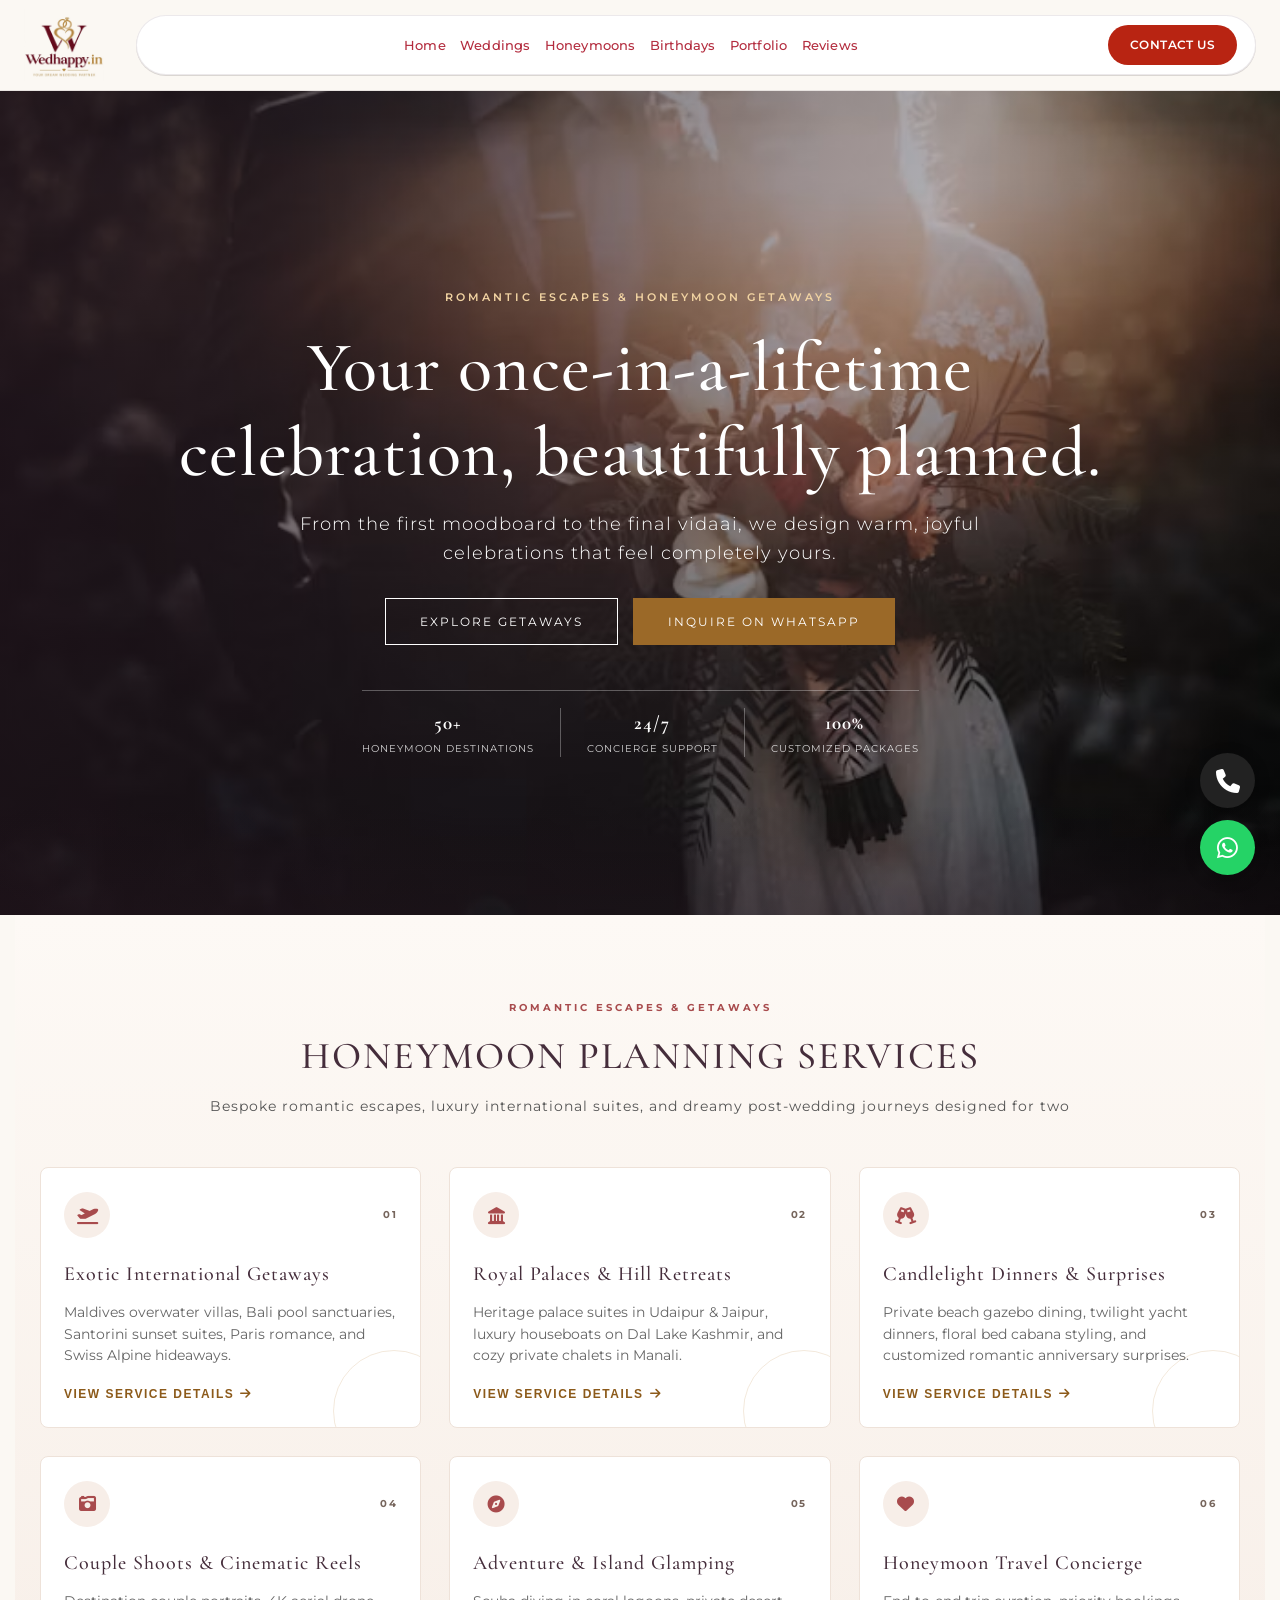
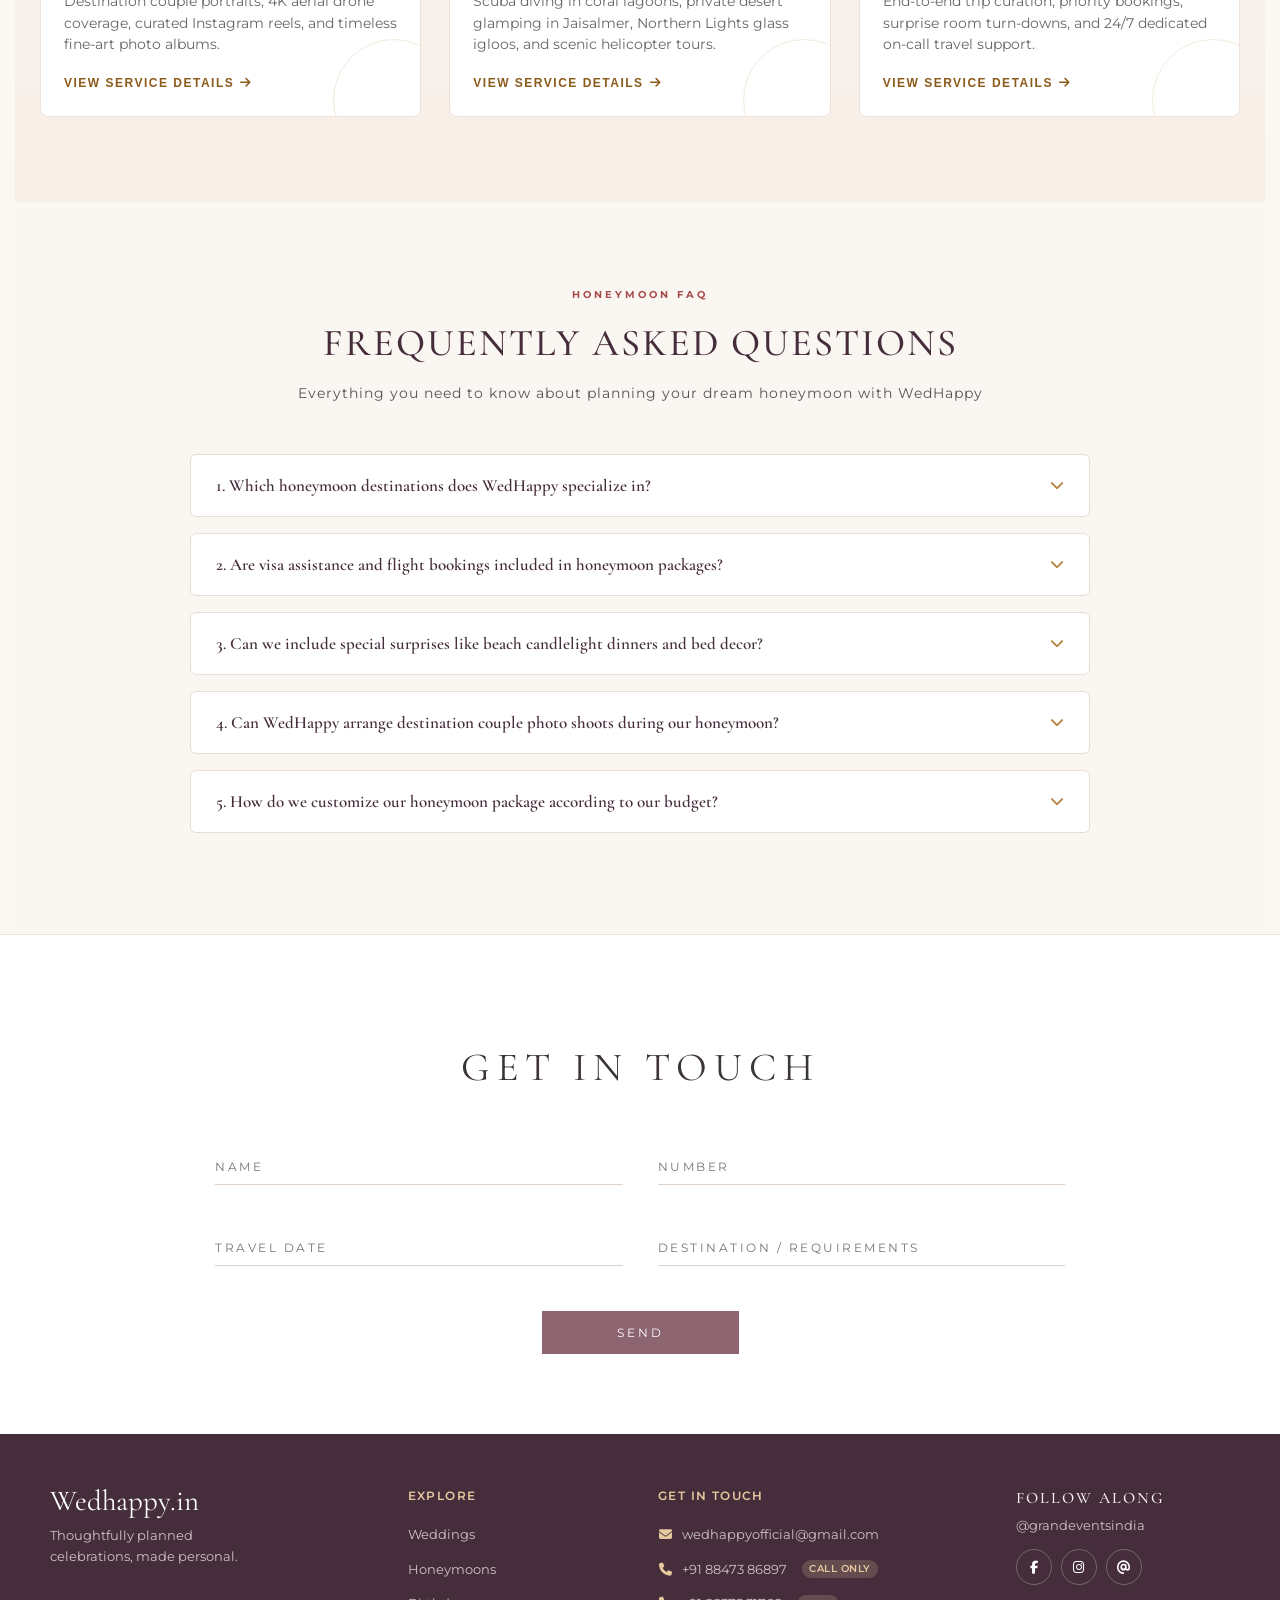
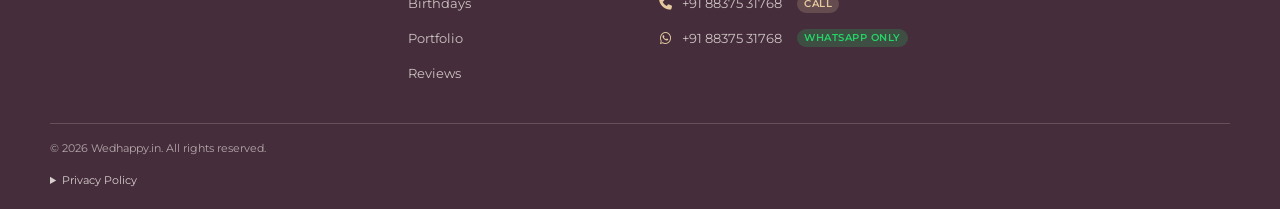
<file: honeymoon.html>
<!DOCTYPE html>
<html lang="en">
<head>
  <meta charset="UTF-8">
  <meta name="viewport" content="width=device-width, initial-scale=1.0">
  <title>Honeymoon & Romantic Getaways | WedHappy</title>
  <meta name="description" content="Tailor-made luxury honeymoon packages, romantic retreats, beachfront resort getaways, private villa stays, and candlelight dinners by WedHappy.">
  <meta name="keywords" content="honeymoon planner, honeymoon packages, romantic getaways, Maldives honeymoon, Bali retreat, WedHappy">
  <meta name="robots" content="index, follow">
  <link rel="canonical" href="https://wedhappy.in/honeymoon.html">

  <link rel="icon" type="image/png" href="public/bg-l.png">
  <link rel="preload" as="image" href="public/hero%20section.avif" fetchpriority="high">

  <!-- Fonts -->
  <link rel="preconnect" href="https://fonts.googleapis.com">
  <link rel="preconnect" href="https://fonts.gstatic.com" crossorigin>
  <link href="https://fonts.googleapis.com/css2?family=Cormorant+Garamond:ital,wght@0,400;0,600;1,400&family=Montserrat:wght@300;400;500;600;700&display=swap" rel="stylesheet">

  <!-- FontAwesome -->
  <link rel="stylesheet" href="https://cdnjs.cloudflare.com/ajax/libs/font-awesome/6.4.0/css/all.min.css">

  <!-- CSS Files -->
  <link rel="stylesheet" href="css/main.css">
  <link rel="stylesheet" href="css/components.css">
</head>
<body>

  <main id="mainWebsiteView">
    <!-- NAVIGATION BAR -->
    <header>
      <div class="nav-container">
        <a href="index.html" class="brand-logo" id="siteLogo" aria-label="Wedhappy.in home">
          <img src="public/new-logo.png" alt="WedHappy.in, your dream wedding partner" class="logo-img">
        </a>

        <nav aria-label="Main navigation">
          <ul class="nav-links" id="navLinks">
            <li><a href="index.html" class="nav-item">Home</a></li>
            <li><a href="wedding.html" class="nav-item">Weddings</a></li>
            <li><a href="honeymoon.html" class="nav-item active">Honeymoons</a></li>
            <li><a href="birthday.html" class="nav-item">Birthdays</a></li>
            <li><a href="portfolio.html" class="nav-item">Portfolio</a></li>
            <li><a href="reviews.html" class="nav-item">Reviews</a></li>
            <li><a href="#contact" class="contact-nav-link nav-item">Contact Us</a></li>
          </ul>
        </nav>
        <button class="menu-toggle" id="menuToggle" type="button" aria-label="Open navigation menu" aria-expanded="false">
          <i class="fa fa-bars" aria-hidden="true"></i>
        </button>
      </div>
    </header>

    <!-- HERO SECTION -->
    <section class="hero" id="home">
      <span class="hero-eyebrow">ROMANTIC ESCAPES &amp; HONEYMOON GETAWAYS</span>
      <h1 id="heroTitle">Tailor-Made Luxury Honeymoons for Newlyweds</h1>
      <p id="heroSubtitle">Explore dreamy international islands, private pool villas, regal palace stays, and romantic candlelight dining planned seamlessly for two.</p>
      <div class="hero-btn-group">
        <a href="#honeymoon-planner" class="btn-luxury">Explore Getaways</a>
        <a href="https://wa.me/918837531768?text=Hey,%20I%20am%20looking%20to%20plan%20our%20honeymoon." target="_blank" class="btn-luxury btn-gold">Inquire on WhatsApp</a>
      </div>
      <div class="hero-proof" aria-label="Why couples choose Grand Celebrations">
        <span><strong>50+</strong> Honeymoon Destinations</span>
        <span><strong>24/7</strong> Concierge Support</span>
        <span><strong>100%</strong> Customized Packages</span>
      </div>
    </section>

    <!-- HONEYMOON PLANNER SERVICES -->
    <section class="section-padding honeymoon-section" id="honeymoon-planner">
      <div class="section-header">
        <span class="section-kicker">ROMANTIC ESCAPES &amp; GETAWAYS</span>
        <h2 class="section-title">Honeymoon Planning Services</h2>
        <p class="section-subtitle">Bespoke romantic escapes, luxury international suites, and dreamy post-wedding journeys designed for two</p>
      </div>
      <div class="services-grid" id="honeymoonServicesGrid"></div>
    </section>

    <!-- TOP 5 FAQ SECTION -->
    <section class="section-padding faq-section" id="faq">
      <div class="section-header">
        <span class="section-kicker">HONEYMOON FAQ</span>
        <h2 class="section-title">Frequently Asked Questions</h2>
        <p class="section-subtitle">Everything you need to know about planning your dream honeymoon with WedHappy</p>
      </div>

      <div class="faq-container">
        <div class="faq-item">
          <button class="faq-question">
            <span>1. Which honeymoon destinations does WedHappy specialize in?</span>
            <i class="fa fa-chevron-down"></i>
          </button>
          <div class="faq-answer">
            <p>We curate both luxury international destinations (Maldives, Bali, Santorini, Switzerland, Paris, Dubai, Thailand) and romantic Indian getaways (Kashmir, Udaipur, Kerala, Goa, and Shimla).</p>
          </div>
        </div>

        <div class="faq-item">
          <button class="faq-question">
            <span>2. Are visa assistance and flight bookings included in honeymoon packages?</span>
            <i class="fa fa-chevron-down"></i>
          </button>
          <div class="faq-answer">
            <p>Yes, our Honeymoon Travel Concierge service handles complete trip arrangements including flight reservations, express visa documentation, private airport transfers, resort bookings, and travel insurance.</p>
          </div>
        </div>

        <div class="faq-item">
          <button class="faq-question">
            <span>3. Can we include special surprises like beach candlelight dinners and bed decor?</span>
            <i class="fa fa-chevron-down"></i>
          </button>
          <div class="faq-answer">
            <p>Absolutely! We specialize in custom couple experiences, including private beach gazebo dinners, floral bed cabanas, romantic couple spa vouchers, sunset yacht cruises, and surprise room turn-downs.</p>
          </div>
        </div>

        <div class="faq-item">
          <button class="faq-question">
            <span>4. Can WedHappy arrange destination couple photo shoots during our honeymoon?</span>
            <i class="fa fa-chevron-down"></i>
          </button>
          <div class="faq-answer">
            <p>Yes! We can connect you with local destination photographers or arrange travel camera crews for 4K aerial drone shots, scenic couple portraits, and social media reels.</p>
          </div>
        </div>

        <div class="faq-item">
          <button class="faq-question">
            <span>5. How do we customize our honeymoon package according to our budget?</span>
            <i class="fa fa-chevron-down"></i>
          </button>
          <div class="faq-answer">
            <p>Simply drop us a message on WhatsApp (+91 88375 31768) or fill in the contact form with your preferred travel dates, destination preferences, and budget range. We will craft a bespoke itinerary suited to your needs.</p>
          </div>
        </div>
      </div>
    </section>

    <!-- GET IN TOUCH FORM -->
    <section class="contact-wrapper" id="contact">
      <div class="contact-container">
        <h2 class="contact-title serif-font">GET IN TOUCH</h2>
        <form id="weddingInquiryForm">
          <div class="form-grid">
            <div class="form-group">
              <input type="text" id="clientName" placeholder="NAME" required>
            </div>
            <div class="form-group">
              <input type="tel" id="clientNumber" placeholder="NUMBER" required>
            </div>
            <div class="form-group">
              <input type="text" id="weddingDate" placeholder="Travel DATE" onfocus="(this.type='date')" onblur="(this.type='text')">
            </div>
            <div class="form-group">
              <input type="text" id="moreInfo" placeholder="DESTINATION / REQUIREMENTS">
            </div>
          </div>
          <button type="submit" class="btn-send">SEND</button>
        </form>
      </div>
    </section>

    <!-- FOOTER -->
    <footer>
      <div class="footer-inner">
        <div class="footer-grid">
          <div class="footer-col footer-intro">
            <a href="index.html" class="footer-brand">Wedhappy.in</a>
            <p>Thoughtfully planned celebrations, made personal.</p>
          </div>
          <div class="footer-col">
            <h3 class="serif-font">EXPLORE</h3>
            <ul class="footer-links">
              <li><a href="wedding.html">Weddings</a></li>
              <li><a href="honeymoon.html">Honeymoons</a></li>
              <li><a href="birthday.html">Birthdays</a></li>
              <li><a href="portfolio.html">Portfolio</a></li>
              <li><a href="reviews.html">Reviews</a></li>
            </ul>
          </div>
          <div class="footer-col">
            <h3 class="serif-font">GET IN TOUCH</h3>
            <ul class="footer-links footer-contact-links">
              <li><a href="mailto:wedhappyofficial@gmail.com" id="footerEmail"><i class="fa-solid fa-envelope" aria-hidden="true"></i> wedhappyofficial@gmail.com</a></li>
              <li><a href="tel:+918847386897" id="footerPhone"><i class="fa-solid fa-phone" aria-hidden="true"></i> +91 88473 86897 </a></li>
              <li><a href="tel:+918837531768" id="footerPhone2"><i class="fa-solid fa-phone" aria-hidden="true"></i> +91 88375 31768 </a></li>
              <li><a href="https://wa.me/918837531768" id="footerWhatsapp" target="_blank" rel="noopener noreferrer"><i class="fa-brands fa-whatsapp" aria-hidden="true"></i> +91 88375 31768 <span class="contact-tag-wa">WhatsApp Only</span></a></li>
            </ul>
          </div>
          <div class="footer-col">
            <h4 class="serif-font">FOLLOW ALONG</h4>
            <a href="https://www.instagram.com/grandeventsindia/" class="footer-handle" id="footerHandle" target="_blank" rel="noopener noreferrer">@grandeventsindia</a>
            <div class="footer-social" aria-label="Social media links">
              <a href="https://www.facebook.com/wedhappy.in" id="footerFacebook" target="_blank" rel="noopener noreferrer" aria-label="Facebook" title="Facebook"><i class="fa-brands fa-facebook-f" aria-hidden="true"></i></a>
              <a href="https://www.instagram.com/wedhappy.in/" id="footerInstagram" target="_blank" rel="noopener noreferrer" aria-label="Instagram" title="Instagram"><i class="fa-brands fa-instagram" aria-hidden="true"></i></a>
              <a href="https://www.threads.net/@wedhappy.in" id="footerThreads" target="_blank" rel="noopener noreferrer" aria-label="Threads" title="Threads"><i class="fa-solid fa-at" aria-hidden="true"></i></a>
            </div>
          </div>
        </div>

        <div class="footer-bottom">
          <span>&copy; <span id="footerYear"></span> Wedhappy.in. All rights reserved.</span>
          <details class="footer-policy" id="privacy-policy">
            <summary>Privacy Policy</summary>
            <div class="footer-policy-content">
              <p>Inquiry details and reviews submitted on this site are saved in this browser on this device. They are not sent to a website server by this site.</p>
              <p>When you submit an inquiry, WhatsApp opens with the details you entered so you can choose whether to send them. WhatsApp handles any information you share there under its own privacy policy.</p>
            </div>
          </details>
        </div>
      </div>
    </footer>

    <!-- FLOATING ACTIONS -->
    <div class="floating-actions">
      <a href="tel:+918847386897" class="action-btn btn-phone" id="floatingPhone" title="Call Us (+91 88473 86897)">
        <i class="fa fa-phone"></i>
      </a>
      <a href="https://wa.me/918837531768?text=Hey,%20I%20am%20looking%20for%20Event%20services." target="_blank" class="action-btn btn-whatsapp" id="floatingWhatsapp" title="Chat on WhatsApp (+91 88375 31768)">
        <i class="fab fa-whatsapp"></i>
      </a>
    </div>

    <!-- SERVICE DETAIL MODAL -->
    <div class="modal-overlay" id="serviceModal">
      <div class="modal-content">
        <button class="close-modal" id="closeModalBtn" aria-label="Close Modal">&times;</button>
        <h3 class="serif-font modal-title" id="modalTitle">Service Title</h3>
        <p class="modal-desc" id="modalDesc">Service details</p>
        <button class="btn-luxury btn-gold modal-btn" id="modalBookBtn">
          Inquire For This Service On WhatsApp
        </button>
      </div>
    </div>
  </main>

  <!-- Modular Scripts -->
  <script src="js/storage.js"></script>
  <script src="js/services.js"></script>
  <script src="js/gallery.js"></script>
  <script src="js/reviews.js"></script>
  <script src="js/app.js"></script>
</body>
</html>
</file>
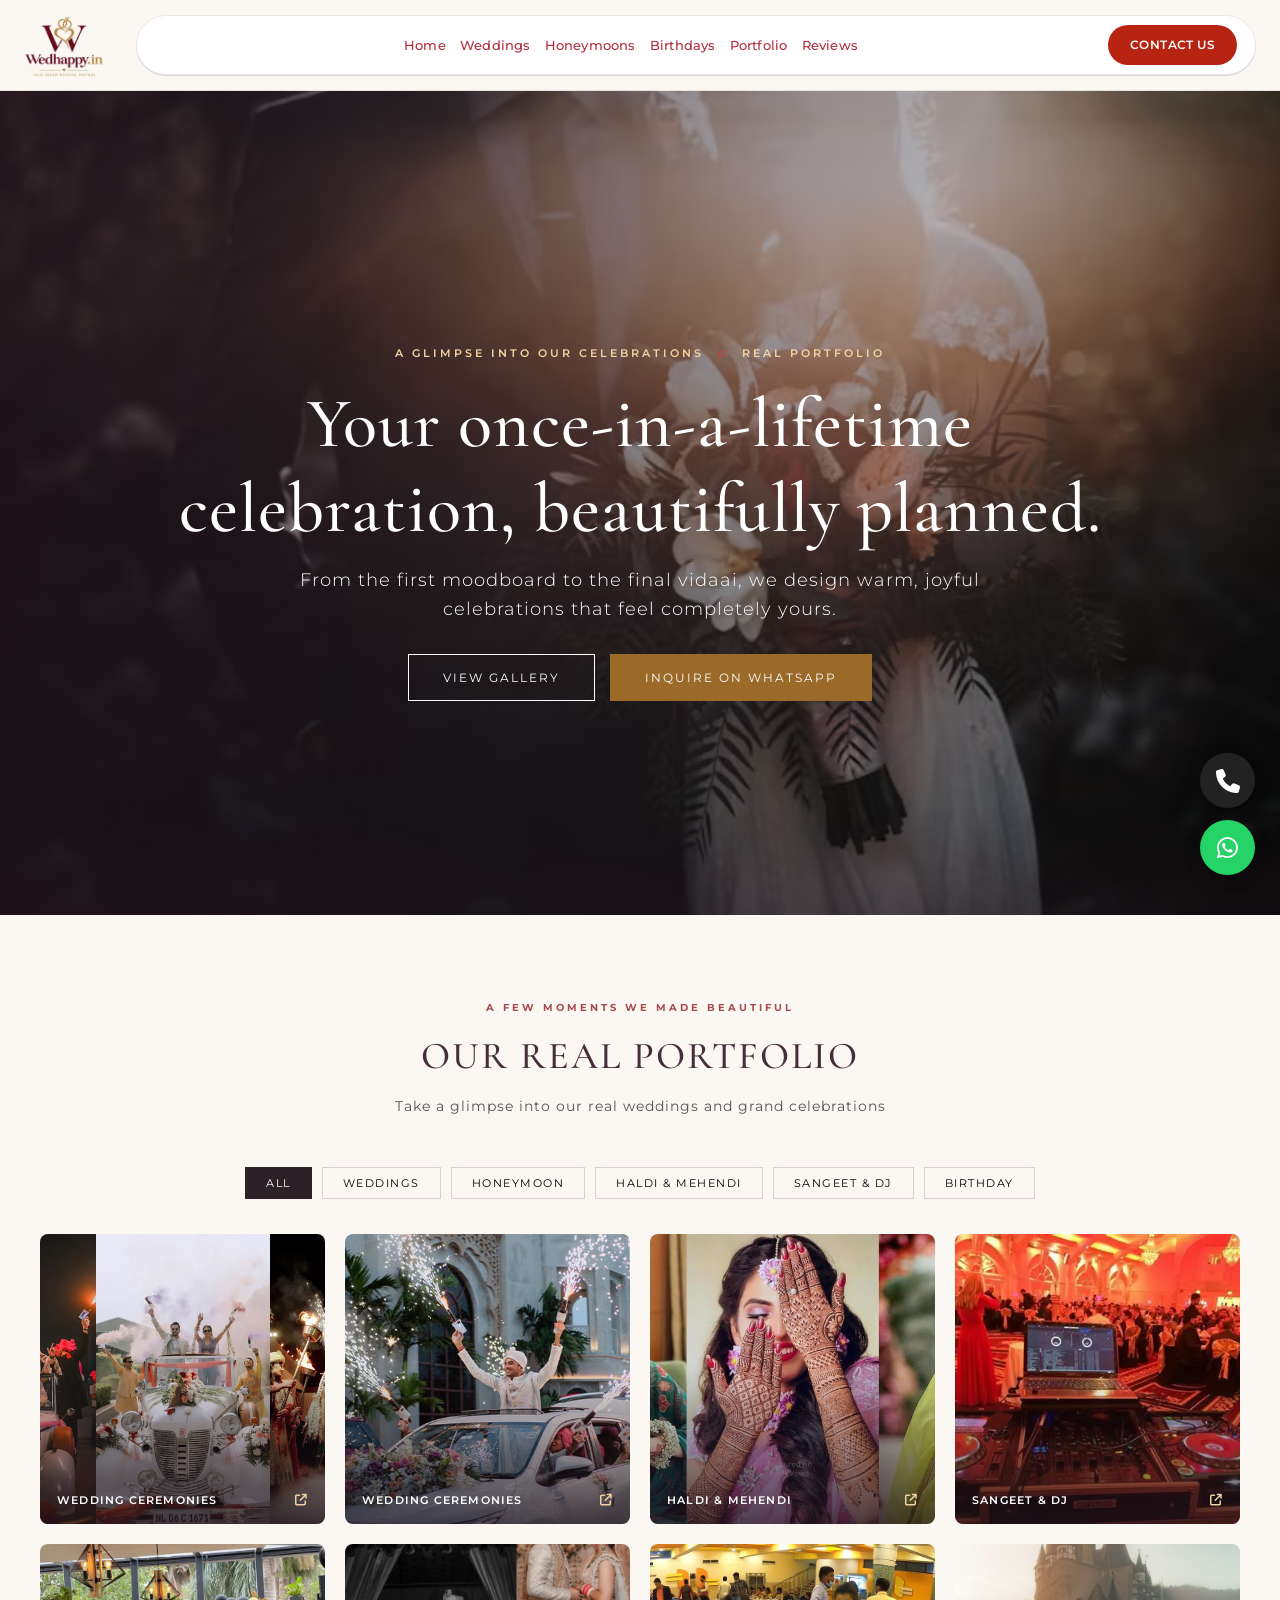
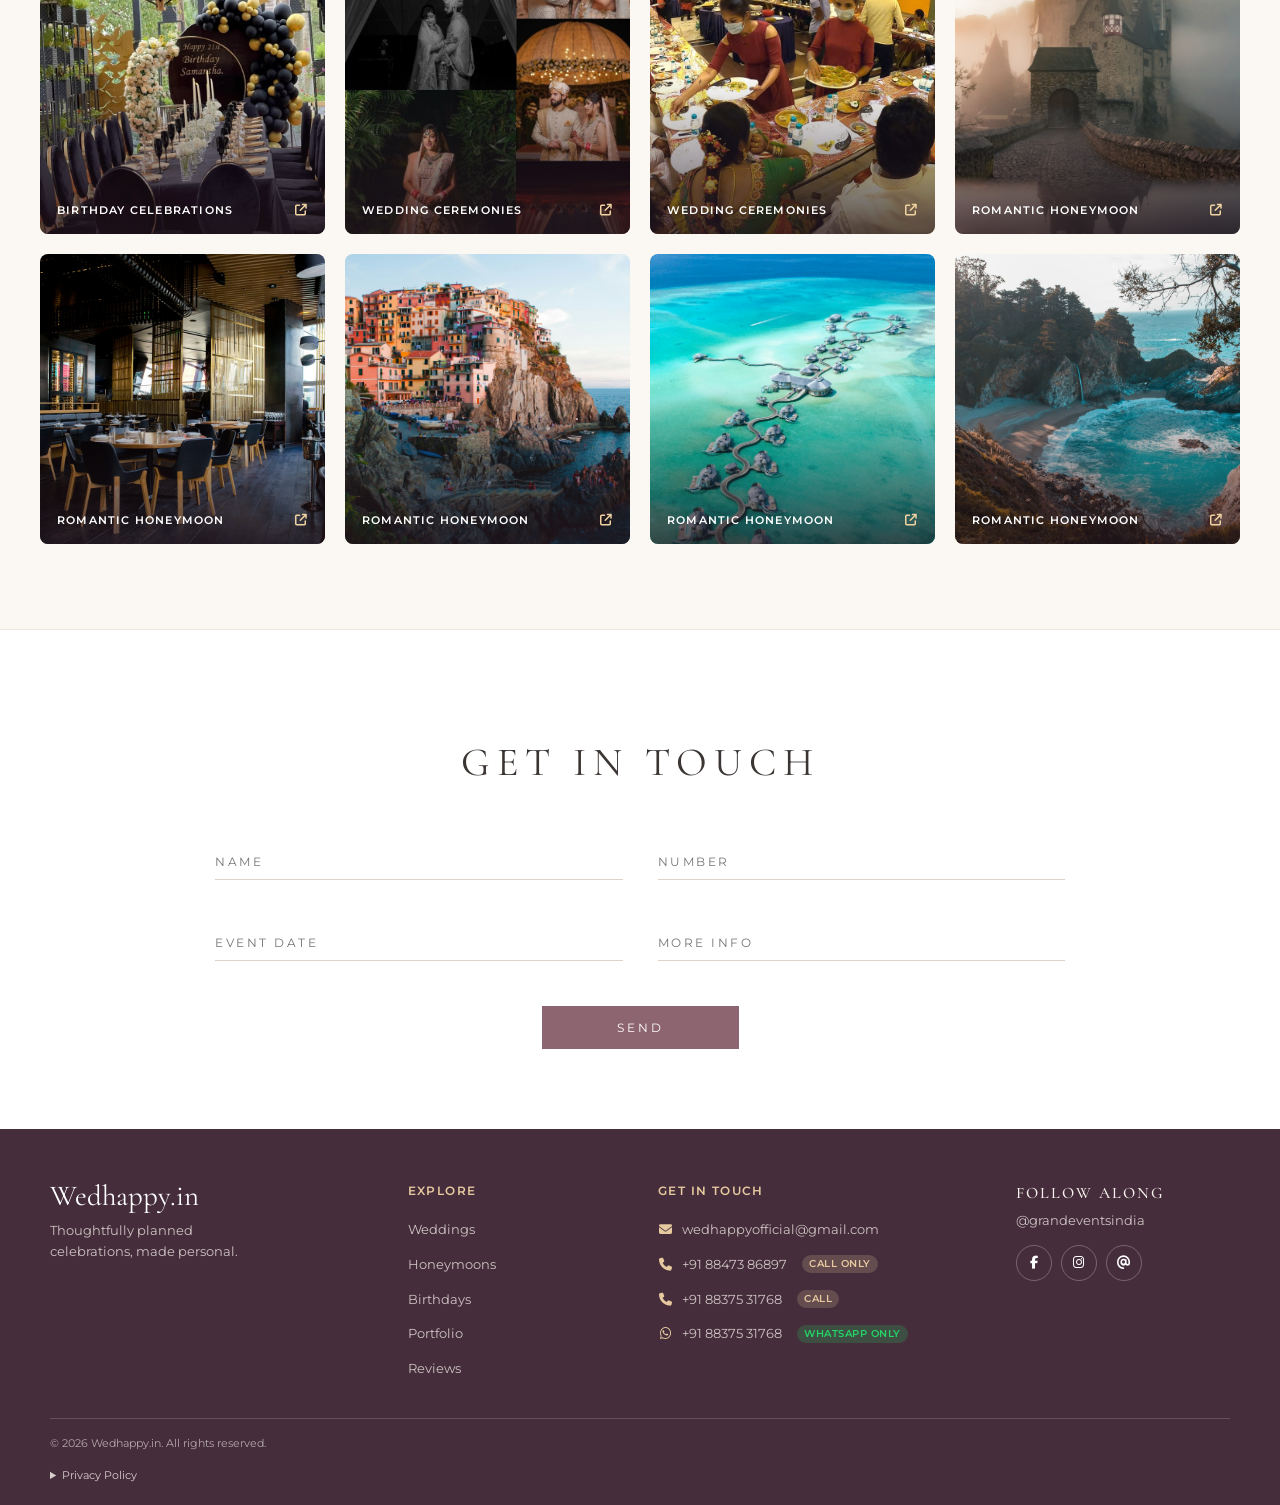
<file: portfolio.html>
<!DOCTYPE html>
<html lang="en">
<head>
  <meta charset="UTF-8">
  <meta name="viewport" content="width=device-width, initial-scale=1.0">
  <title>Real Portfolio & Event Gallery | WedHappy</title>
  <meta name="description" content="Explore WedHappy's real event portfolio gallery showcasing luxury weddings, romantic honeymoons, Haldi & Mehendi setups, Sangeet nights, and birthday celebrations.">
  <meta name="keywords" content="wedding portfolio, event photo gallery, haldi photos, sangeet images, honeymoon photos, WedHappy">
  <meta name="robots" content="index, follow">
  <link rel="canonical" href="https://wedhappy.in/portfolio.html">

  <link rel="icon" type="image/png" href="public/bg-l.png">
  <link rel="preload" as="image" href="public/hero%20section.avif" fetchpriority="high">

  <!-- Fonts -->
  <link rel="preconnect" href="https://fonts.googleapis.com">
  <link rel="preconnect" href="https://fonts.gstatic.com" crossorigin>
  <link href="https://fonts.googleapis.com/css2?family=Cormorant+Garamond:ital,wght@0,400;0,600;1,400&family=Montserrat:wght@300;400;500;600;700&display=swap" rel="stylesheet">

  <!-- FontAwesome -->
  <link rel="stylesheet" href="https://cdnjs.cloudflare.com/ajax/libs/font-awesome/6.4.0/css/all.min.css">

  <!-- CSS Files -->
  <link rel="stylesheet" href="css/main.css">
  <link rel="stylesheet" href="css/components.css">
</head>
<body>

  <main id="mainWebsiteView">
    <!-- NAVIGATION BAR -->
    <header>
      <div class="nav-container">
        <a href="index.html" class="brand-logo" id="siteLogo" aria-label="Wedhappy.in home">
          <img src="public/new-logo.png" alt="WedHappy.in, your dream wedding partner" class="logo-img">
        </a>

        <nav aria-label="Main navigation">
          <ul class="nav-links" id="navLinks">
            <li><a href="index.html" class="nav-item">Home</a></li>
            <li><a href="wedding.html" class="nav-item">Weddings</a></li>
            <li><a href="honeymoon.html" class="nav-item">Honeymoons</a></li>
            <li><a href="birthday.html" class="nav-item">Birthdays</a></li>
            <li><a href="portfolio.html" class="nav-item active">Portfolio</a></li>
            <li><a href="reviews.html" class="nav-item">Reviews</a></li>
            <li><a href="#contact" class="contact-nav-link nav-item">Contact Us</a></li>
          </ul>
        </nav>
        <button class="menu-toggle" id="menuToggle" type="button" aria-label="Open navigation menu" aria-expanded="false">
          <i class="fa fa-bars" aria-hidden="true"></i>
        </button>
      </div>
    </header>

    <!-- HERO SECTION -->
    <section class="hero" id="home">
      <span class="hero-eyebrow">A GLIMPSE INTO OUR CELEBRATIONS <i class="fa fa-camera-retro"></i> REAL PORTFOLIO</span>
      <h1 id="heroTitle">Moments We Made Beautiful</h1>
      <p id="heroSubtitle">Browse through real photographs of our luxury weddings, vibrant Haldi rituals, electric Sangeet nights, dreamy honeymoons, and joyful birthday parties.</p>
      <div class="hero-btn-group">
        <a href="#gallery" class="btn-luxury">View Gallery</a>
        <a href="https://wa.me/918837531768?text=Hey,%20I%20loved%20your%20portfolio%20and%20want%20to%20inquire." target="_blank" class="btn-luxury btn-gold">Inquire on WhatsApp</a>
      </div>
    </section>

    <!-- PORTFOLIO / REAL GALLERY -->
    <section class="section-padding" id="gallery">
      <div class="section-header">
        <span class="section-kicker">A FEW MOMENTS WE MADE BEAUTIFUL</span>
        <h2 class="section-title">Our Real Portfolio</h2>
        <p class="section-subtitle">Take a glimpse into our real weddings and grand celebrations</p>
      </div>

      <div class="filter-buttons">
        <button class="filter-btn active" data-category="all">All</button>
        <button class="filter-btn" data-category="wedding">Weddings</button>
        <button class="filter-btn" data-category="honeymoon">Honeymoon</button>
        <button class="filter-btn" data-category="haldi">Haldi &amp; Mehendi</button>
        <button class="filter-btn" data-category="sangeet">Sangeet &amp; DJ</button>
        <button class="filter-btn" data-category="birthday">Birthday</button>
      </div>

      <div class="gallery-grid" id="galleryGrid"></div>
    </section>

    <!-- GET IN TOUCH FORM -->
    <section class="contact-wrapper" id="contact">
      <div class="contact-container">
        <h2 class="contact-title serif-font">GET IN TOUCH</h2>
        <form id="weddingInquiryForm">
          <div class="form-grid">
            <div class="form-group">
              <input type="text" id="clientName" placeholder="NAME" required>
            </div>
            <div class="form-group">
              <input type="tel" id="clientNumber" placeholder="NUMBER" required>
            </div>
            <div class="form-group">
              <input type="text" id="weddingDate" placeholder="Event DATE" onfocus="(this.type='date')" onblur="(this.type='text')">
            </div>
            <div class="form-group">
              <input type="text" id="moreInfo" placeholder="MORE INFO">
            </div>
          </div>
          <button type="submit" class="btn-send">SEND</button>
        </form>
      </div>
    </section>

    <!-- FOOTER -->
    <footer>
      <div class="footer-inner">
        <div class="footer-grid">
          <div class="footer-col footer-intro">
            <a href="index.html" class="footer-brand">Wedhappy.in</a>
            <p>Thoughtfully planned celebrations, made personal.</p>
          </div>
          <div class="footer-col">
            <h3 class="serif-font">EXPLORE</h3>
            <ul class="footer-links">
              <li><a href="wedding.html">Weddings</a></li>
              <li><a href="honeymoon.html">Honeymoons</a></li>
              <li><a href="birthday.html">Birthdays</a></li>
              <li><a href="portfolio.html">Portfolio</a></li>
              <li><a href="reviews.html">Reviews</a></li>
            </ul>
          </div>
          <div class="footer-col">
            <h3 class="serif-font">GET IN TOUCH</h3>
            <ul class="footer-links footer-contact-links">
              <li><a href="mailto:wedhappyofficial@gmail.com" id="footerEmail"><i class="fa-solid fa-envelope" aria-hidden="true"></i> wedhappyofficial@gmail.com</a></li>
              <li><a href="tel:+918847386897" id="footerPhone"><i class="fa-solid fa-phone" aria-hidden="true"></i> +91 88473 86897 </a></li>
              <li><a href="tel:+918837531768" id="footerPhone2"><i class="fa-solid fa-phone" aria-hidden="true"></i> +91 88375 31768 </a></li>
              <li><a href="https://wa.me/918837531768" id="footerWhatsapp" target="_blank" rel="noopener noreferrer"><i class="fa-brands fa-whatsapp" aria-hidden="true"></i> +91 88375 31768 <span class="contact-tag-wa">WhatsApp Only</span></a></li>
            </ul>
          </div>
          <div class="footer-col">
            <h4 class="serif-font">FOLLOW ALONG</h4>
            <a href="https://www.instagram.com/grandeventsindia/" class="footer-handle" id="footerHandle" target="_blank" rel="noopener noreferrer">@grandeventsindia</a>
            <div class="footer-social" aria-label="Social media links">
              <a href="https://www.facebook.com/wedhappy.in" id="footerFacebook" target="_blank" rel="noopener noreferrer" aria-label="Facebook" title="Facebook"><i class="fa-brands fa-facebook-f" aria-hidden="true"></i></a>
              <a href="https://www.instagram.com/wedhappy.in/" id="footerInstagram" target="_blank" rel="noopener noreferrer" aria-label="Instagram" title="Instagram"><i class="fa-brands fa-instagram" aria-hidden="true"></i></a>
              <a href="https://www.threads.net/@wedhappy.in" id="footerThreads" target="_blank" rel="noopener noreferrer" aria-label="Threads" title="Threads"><i class="fa-solid fa-at" aria-hidden="true"></i></a>
            </div>
          </div>
        </div>

        <div class="footer-bottom">
          <span>&copy; <span id="footerYear"></span> Wedhappy.in. All rights reserved.</span>
          <details class="footer-policy" id="privacy-policy">
            <summary>Privacy Policy</summary>
            <div class="footer-policy-content">
              <p>Inquiry details and reviews submitted on this site are saved in this browser on this device. They are not sent to a website server by this site.</p>
              <p>When you submit an inquiry, WhatsApp opens with the details you entered so you can choose whether to send them. WhatsApp handles any information you share there under its own privacy policy.</p>
            </div>
          </details>
        </div>
      </div>
    </footer>

    <!-- FLOATING ACTIONS -->
    <div class="floating-actions">
      <a href="tel:+918847386897" class="action-btn btn-phone" id="floatingPhone" title="Call Us (+91 88473 86897)">
        <i class="fa fa-phone"></i>
      </a>
      <a href="https://wa.me/918837531768?text=Hey,%20I%20am%20looking%20for%20Event%20services." target="_blank" class="action-btn btn-whatsapp" id="floatingWhatsapp" title="Chat on WhatsApp (+91 88375 31768)">
        <i class="fab fa-whatsapp"></i>
      </a>
    </div>
  </main>

  <!-- Modular Scripts -->
  <script src="js/storage.js"></script>
  <script src="js/services.js"></script>
  <script src="js/gallery.js"></script>
  <script src="js/reviews.js"></script>
  <script src="js/app.js"></script>
</body>
</html>
</file>
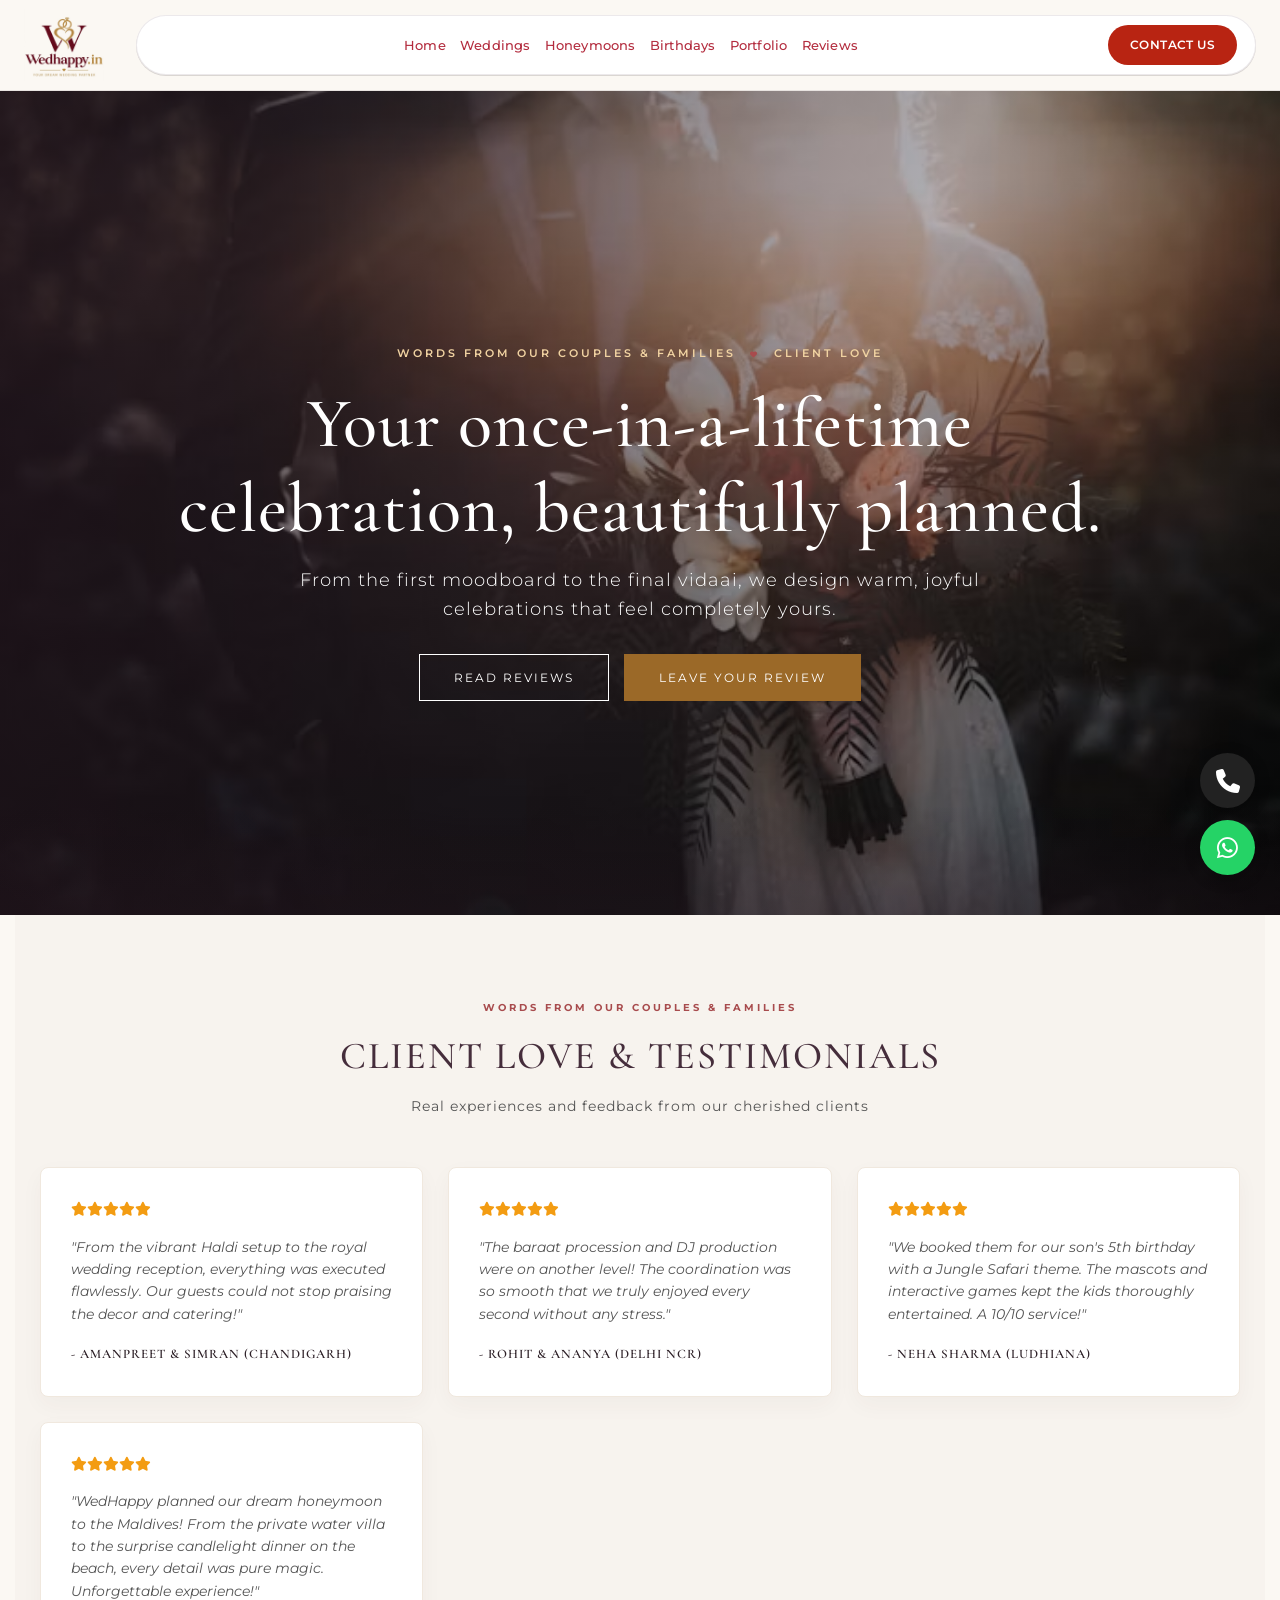
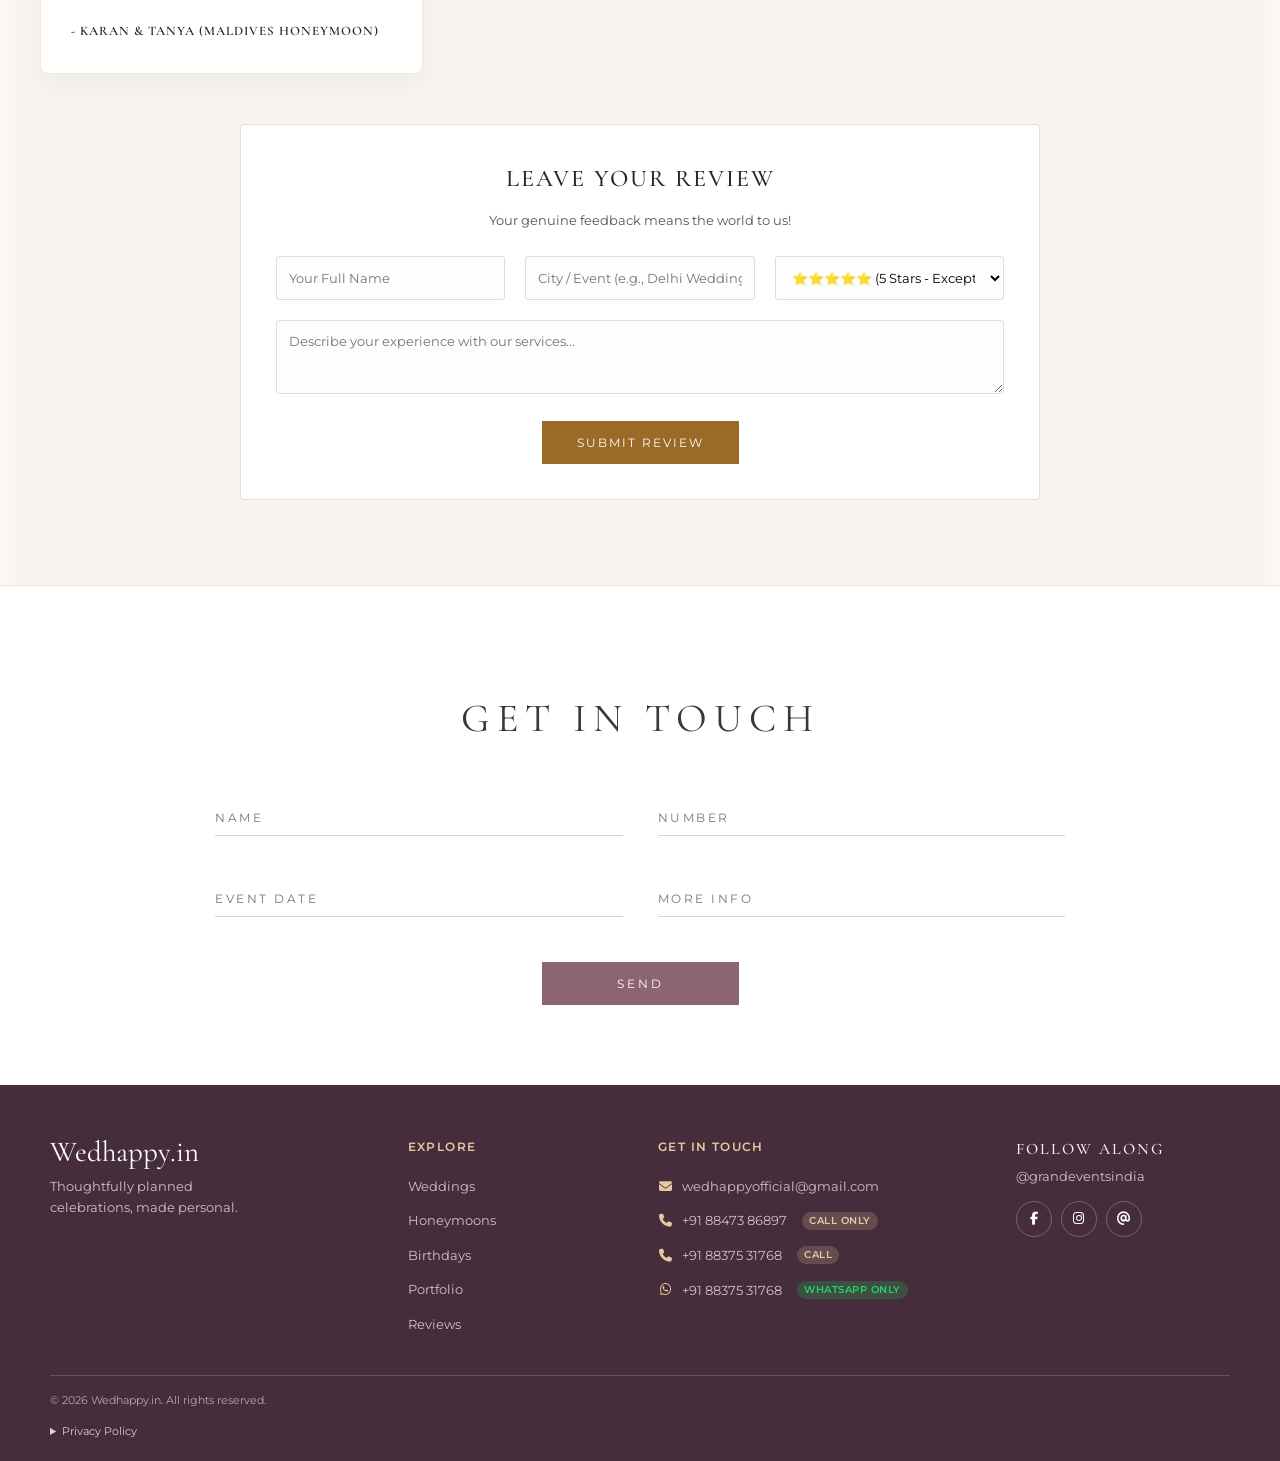
<file: reviews.html>
<!DOCTYPE html>
<html lang="en">
<head>
  <meta charset="UTF-8">
  <meta name="viewport" content="width=device-width, initial-scale=1.0">
  <title>Client Reviews & Testimonials | WedHappy</title>
  <meta name="description" content="Read real reviews and client love testimonials for WedHappy wedding planning, honeymoon getaways, and birthday party management. Submit your own review!">
  <meta name="keywords" content="wedding planner reviews, client testimonials, WedHappy reviews, event management feedback">
  <meta name="robots" content="index, follow">
  <link rel="canonical" href="https://wedhappy.in/reviews.html">

  <link rel="icon" type="image/png" href="public/bg-l.png">
  <link rel="preload" as="image" href="public/hero%20section.avif" fetchpriority="high">

  <!-- Fonts -->
  <link rel="preconnect" href="https://fonts.googleapis.com">
  <link rel="preconnect" href="https://fonts.gstatic.com" crossorigin>
  <link href="https://fonts.googleapis.com/css2?family=Cormorant+Garamond:ital,wght@0,400;0,600;1,400&family=Montserrat:wght@300;400;500;600;700&display=swap" rel="stylesheet">

  <!-- FontAwesome -->
  <link rel="stylesheet" href="https://cdnjs.cloudflare.com/ajax/libs/font-awesome/6.4.0/css/all.min.css">

  <!-- CSS Files -->
  <link rel="stylesheet" href="css/main.css">
  <link rel="stylesheet" href="css/components.css">
</head>
<body>

  <main id="mainWebsiteView">
    <!-- NAVIGATION BAR -->
    <header>
      <div class="nav-container">
        <a href="index.html" class="brand-logo" id="siteLogo" aria-label="Wedhappy.in home">
          <img src="public/new-logo.png" alt="WedHappy.in, your dream wedding partner" class="logo-img">
        </a>

        <nav aria-label="Main navigation">
          <ul class="nav-links" id="navLinks">
            <li><a href="index.html" class="nav-item">Home</a></li>
            <li><a href="wedding.html" class="nav-item">Weddings</a></li>
            <li><a href="honeymoon.html" class="nav-item">Honeymoons</a></li>
            <li><a href="birthday.html" class="nav-item">Birthdays</a></li>
            <li><a href="portfolio.html" class="nav-item">Portfolio</a></li>
            <li><a href="reviews.html" class="nav-item active">Reviews</a></li>
            <li><a href="#contact" class="contact-nav-link nav-item">Contact Us</a></li>
          </ul>
        </nav>
        <button class="menu-toggle" id="menuToggle" type="button" aria-label="Open navigation menu" aria-expanded="false">
          <i class="fa fa-bars" aria-hidden="true"></i>
        </button>
      </div>
    </header>

    <!-- HERO SECTION -->
    <section class="hero" id="home">
      <span class="hero-eyebrow">WORDS FROM OUR COUPLES &amp; FAMILIES <i class="fa fa-heart"></i> CLIENT LOVE</span>
      <h1 id="heroTitle">Client Love &amp; Testimonials</h1>
      <p id="heroSubtitle">Read genuine feedback and heartfelt experiences from couples and families who celebrated their special days with WedHappy.</p>
      <div class="hero-btn-group">
        <a href="#reviews" class="btn-luxury">Read Reviews</a>
        <a href="#userReviewForm" class="btn-luxury btn-gold">Leave Your Review</a>
      </div>
    </section>

    <!-- TESTIMONIALS & USER REVIEWS -->
    <section class="section-padding reviews-section" id="reviews">
      <div class="section-header">
        <span class="section-kicker">WORDS FROM OUR COUPLES &amp; FAMILIES</span>
        <h2 class="section-title">Client Love &amp; Testimonials</h2>
        <p class="section-subtitle">Real experiences and feedback from our cherished clients</p>
      </div>

      <div class="testimonial-grid" id="reviewsContainer"></div>

      <div class="add-review-wrapper">
        <h3 class="serif-font" style="text-align: center; margin-bottom: 12px; font-size: 24px;">Leave Your Review</h3>
        <p style="text-align:center; font-size: 13px; color: #555; margin-bottom: 25px;">Your genuine feedback means the world to us!</p>

        <form id="userReviewForm">
          <div class="review-form-grid">
            <input type="text" id="reviewAuthor" placeholder="Your Full Name" required>
            <input type="text" id="reviewCity" placeholder="City / Event (e.g., Delhi Wedding)" required>
            <select id="reviewRating" aria-label="Rating Stars" required>
              <option value="5">⭐⭐⭐⭐⭐ (5 Stars - Exceptional)</option>
              <option value="4">⭐⭐⭐⭐ (4 Stars - Great)</option>
              <option value="3">⭐⭐⭐ (3 Stars - Good)</option>
            </select>
          </div>
          <textarea id="reviewComment" rows="3" placeholder="Describe your experience with our services..." required></textarea>
          <div style="text-align: center; margin-top: 20px;">
            <button type="submit" class="btn-luxury btn-gold">Submit Review</button>
          </div>
        </form>
      </div>
    </section>

    <!-- GET IN TOUCH FORM -->
    <section class="contact-wrapper" id="contact">
      <div class="contact-container">
        <h2 class="contact-title serif-font">GET IN TOUCH</h2>
        <form id="weddingInquiryForm">
          <div class="form-grid">
            <div class="form-group">
              <input type="text" id="clientName" placeholder="NAME" required>
            </div>
            <div class="form-group">
              <input type="tel" id="clientNumber" placeholder="NUMBER" required>
            </div>
            <div class="form-group">
              <input type="text" id="weddingDate" placeholder="Event DATE" onfocus="(this.type='date')" onblur="(this.type='text')">
            </div>
            <div class="form-group">
              <input type="text" id="moreInfo" placeholder="MORE INFO">
            </div>
          </div>
          <button type="submit" class="btn-send">SEND</button>
        </form>
      </div>
    </section>

    <!-- FOOTER -->
    <footer>
      <div class="footer-inner">
        <div class="footer-grid">
          <div class="footer-col footer-intro">
            <a href="index.html" class="footer-brand">Wedhappy.in</a>
            <p>Thoughtfully planned celebrations, made personal.</p>
          </div>
          <div class="footer-col">
            <h3 class="serif-font">EXPLORE</h3>
            <ul class="footer-links">
              <li><a href="wedding.html">Weddings</a></li>
              <li><a href="honeymoon.html">Honeymoons</a></li>
              <li><a href="birthday.html">Birthdays</a></li>
              <li><a href="portfolio.html">Portfolio</a></li>
              <li><a href="reviews.html">Reviews</a></li>
            </ul>
          </div>
          <div class="footer-col">
            <h3 class="serif-font">GET IN TOUCH</h3>
            <ul class="footer-links footer-contact-links">
              <li><a href="mailto:wedhappyofficial@gmail.com" id="footerEmail"><i class="fa-solid fa-envelope" aria-hidden="true"></i> wedhappyofficial@gmail.com</a></li>
              <li><a href="tel:+918847386897" id="footerPhone"><i class="fa-solid fa-phone" aria-hidden="true"></i> +91 88473 86897 </a></li>
              <li><a href="tel:+918837531768" id="footerPhone2"><i class="fa-solid fa-phone" aria-hidden="true"></i> +91 88375 31768 </a></li>
              <li><a href="https://wa.me/918837531768" id="footerWhatsapp" target="_blank" rel="noopener noreferrer"><i class="fa-brands fa-whatsapp" aria-hidden="true"></i> +91 88375 31768 <span class="contact-tag-wa">WhatsApp Only</span></a></li>
            </ul>
          </div>
          <div class="footer-col">
            <h4 class="serif-font">FOLLOW ALONG</h4>
            <a href="https://www.instagram.com/grandeventsindia/" class="footer-handle" id="footerHandle" target="_blank" rel="noopener noreferrer">@grandeventsindia</a>
            <div class="footer-social" aria-label="Social media links">
              <a href="https://www.facebook.com/wedhappy.in" id="footerFacebook" target="_blank" rel="noopener noreferrer" aria-label="Facebook" title="Facebook"><i class="fa-brands fa-facebook-f" aria-hidden="true"></i></a>
              <a href="https://www.instagram.com/wedhappy.in/" id="footerInstagram" target="_blank" rel="noopener noreferrer" aria-label="Instagram" title="Instagram"><i class="fa-brands fa-instagram" aria-hidden="true"></i></a>
              <a href="https://www.threads.net/@wedhappy.in" id="footerThreads" target="_blank" rel="noopener noreferrer" aria-label="Threads" title="Threads"><i class="fa-solid fa-at" aria-hidden="true"></i></a>
            </div>
          </div>
        </div>

        <div class="footer-bottom">
          <span>&copy; <span id="footerYear"></span> Wedhappy.in. All rights reserved.</span>
          <details class="footer-policy" id="privacy-policy">
            <summary>Privacy Policy</summary>
            <div class="footer-policy-content">
              <p>Inquiry details and reviews submitted on this site are saved in this browser on this device. They are not sent to a website server by this site.</p>
              <p>When you submit an inquiry, WhatsApp opens with the details you entered so you can choose whether to send them. WhatsApp handles any information you share there under its own privacy policy.</p>
            </div>
          </details>
        </div>
      </div>
    </footer>

    <!-- FLOATING ACTIONS -->
    <div class="floating-actions">
      <a href="tel:+918847386897" class="action-btn btn-phone" id="floatingPhone" title="Call Us (+91 88473 86897)">
        <i class="fa fa-phone"></i>
      </a>
      <a href="https://wa.me/918837531768?text=Hey,%20I%20am%20looking%20for%20Event%20services." target="_blank" class="action-btn btn-whatsapp" id="floatingWhatsapp" title="Chat on WhatsApp (+91 88375 31768)">
        <i class="fab fa-whatsapp"></i>
      </a>
    </div>
  </main>

  <!-- Modular Scripts -->
  <script src="js/storage.js"></script>
  <script src="js/services.js"></script>
  <script src="js/gallery.js"></script>
  <script src="js/reviews.js"></script>
  <script src="js/app.js"></script>
</body>
</html>
</file>
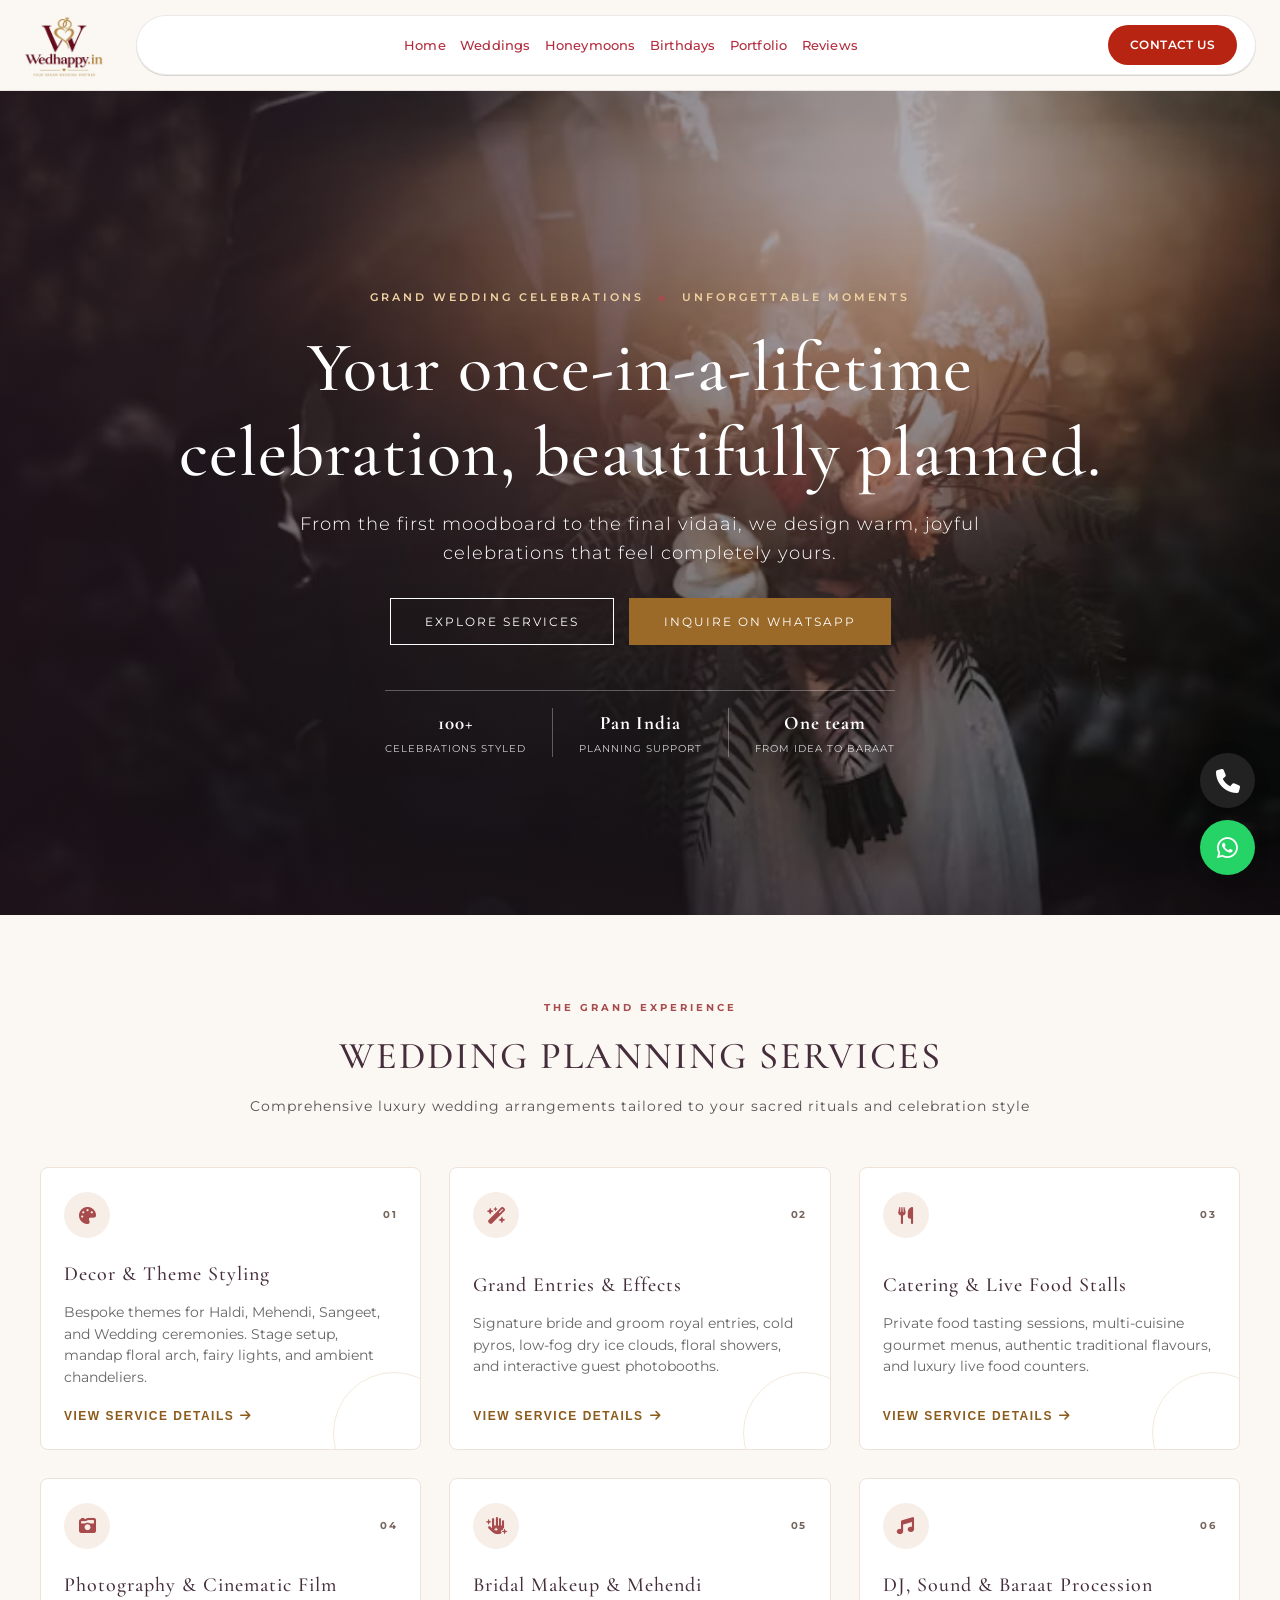
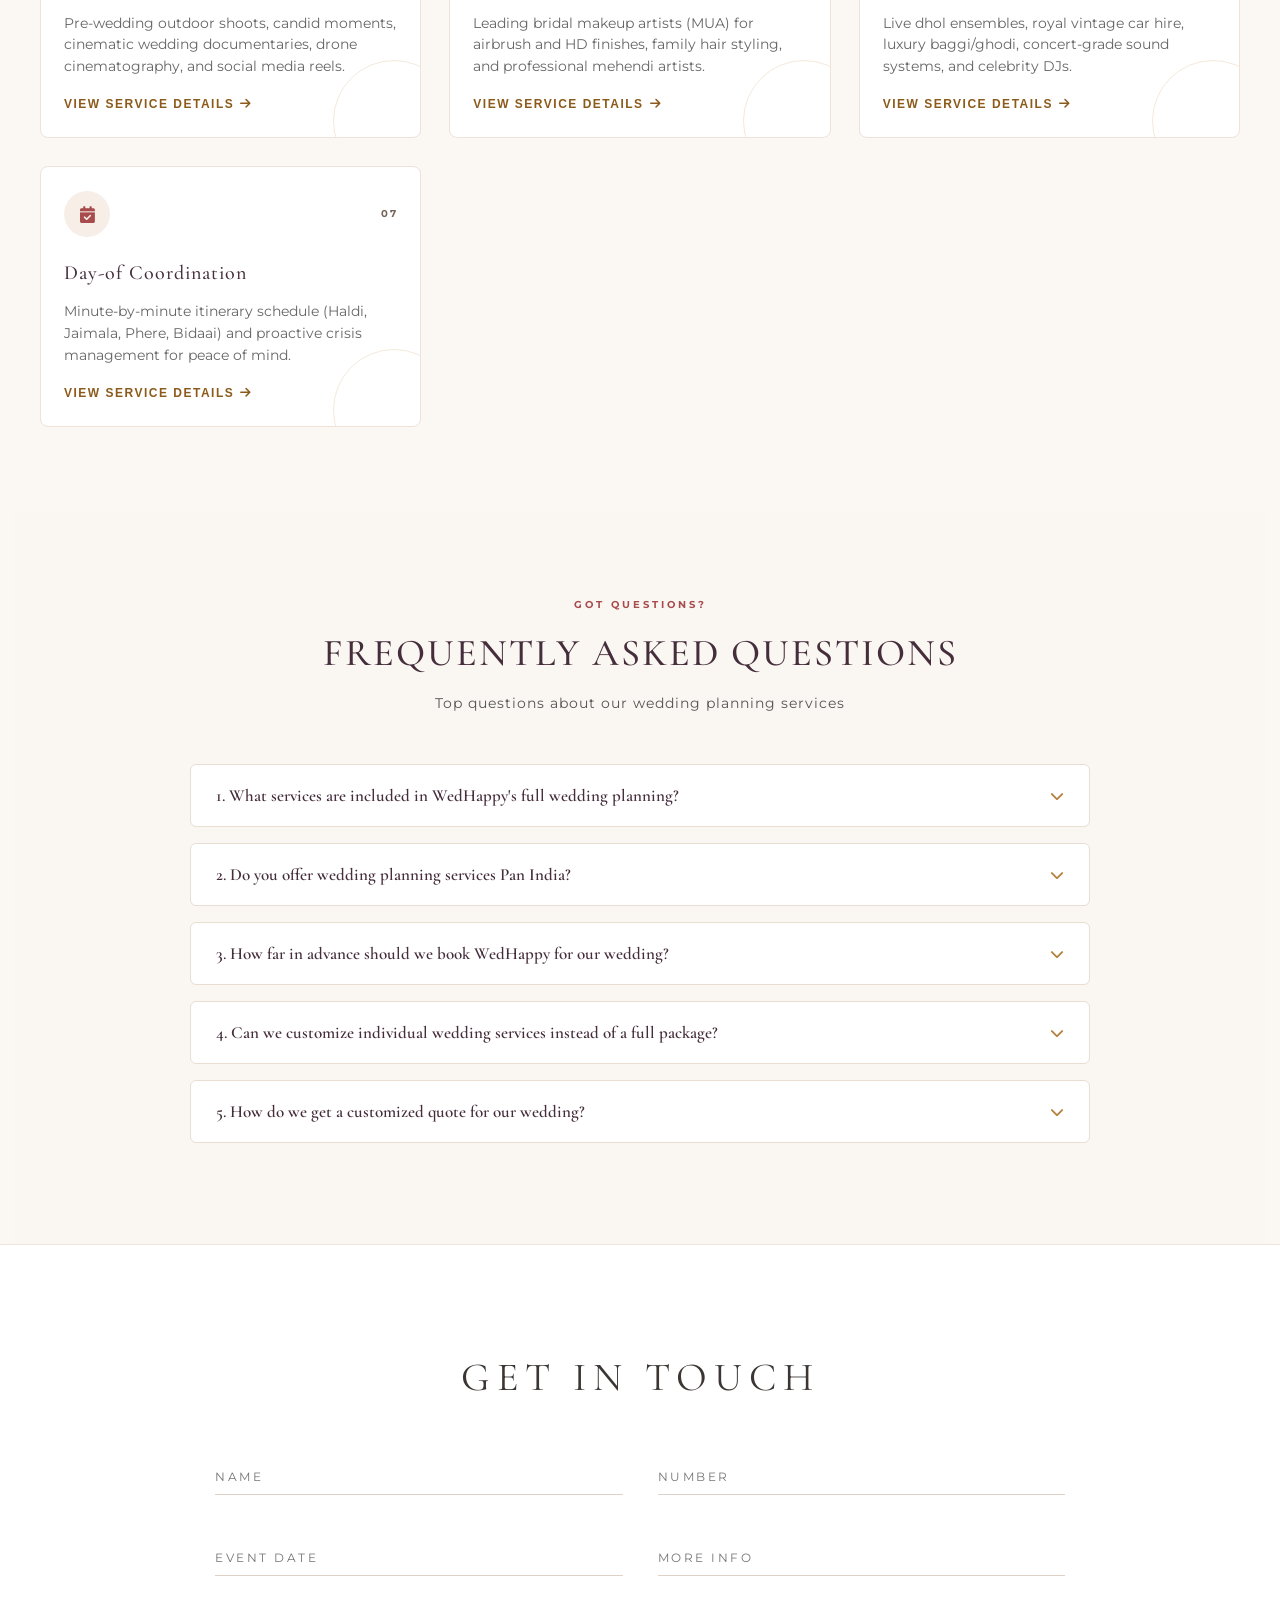
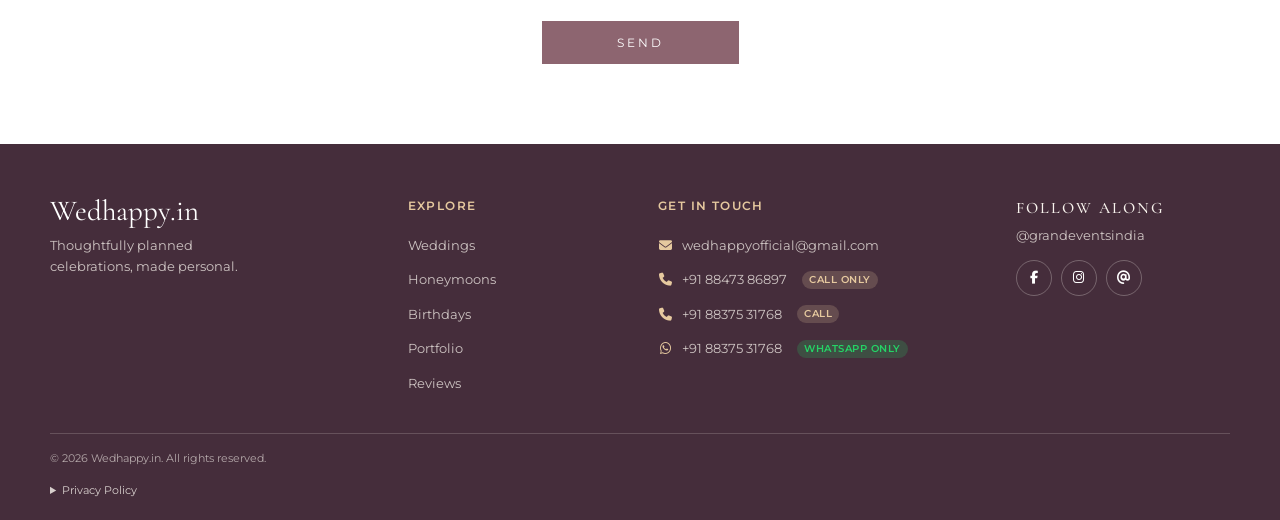
<file: wedding.html>
<!DOCTYPE html>
<html lang="en">
<head>
  <meta charset="UTF-8">
  <meta name="viewport" content="width=device-width, initial-scale=1.0">
  <title>Wedding Planning Services | WedHappy</title>
  <meta name="description" content="Comprehensive luxury wedding planning services by WedHappy. From decor & theme styling to grand entries, gourmet catering, and day-of coordination.">
  <meta name="keywords" content="wedding planner, wedding decor, catering, grand entry, bridal makeup, dhol, baraat, WedHappy">
  <meta name="robots" content="index, follow">
  <link rel="canonical" href="https://wedhappy.in/wedding.html">

  <link rel="icon" type="image/png" href="public/bg-l.png">
  <link rel="preload" as="image" href="public/hero%20section.avif" fetchpriority="high">

  <!-- Fonts -->
  <link rel="preconnect" href="https://fonts.googleapis.com">
  <link rel="preconnect" href="https://fonts.gstatic.com" crossorigin>
  <link href="https://fonts.googleapis.com/css2?family=Cormorant+Garamond:ital,wght@0,400;0,600;1,400&family=Montserrat:wght@300;400;500;600;700&display=swap" rel="stylesheet">

  <!-- FontAwesome -->
  <link rel="stylesheet" href="https://cdnjs.cloudflare.com/ajax/libs/font-awesome/6.4.0/css/all.min.css">

  <!-- CSS Files -->
  <link rel="stylesheet" href="css/main.css">
  <link rel="stylesheet" href="css/components.css">
</head>
<body>

  <main id="mainWebsiteView">
    <!-- NAVIGATION BAR -->
    <header>
      <div class="nav-container">
        <a href="index.html" class="brand-logo" id="siteLogo" aria-label="Wedhappy.in home">
          <img src="public/new-logo.png" alt="WedHappy.in, your dream wedding partner" class="logo-img">
        </a>

        <nav aria-label="Main navigation">
          <ul class="nav-links" id="navLinks">
            <li><a href="index.html" class="nav-item">Home</a></li>
            <li><a href="wedding.html" class="nav-item active">Weddings</a></li>
            <li><a href="honeymoon.html" class="nav-item">Honeymoons</a></li>
            <li><a href="birthday.html" class="nav-item">Birthdays</a></li>
            <li><a href="portfolio.html" class="nav-item">Portfolio</a></li>
            <li><a href="reviews.html" class="nav-item">Reviews</a></li>
            <li><a href="#contact" class="contact-nav-link nav-item">Contact Us</a></li>
          </ul>
        </nav>
        <button class="menu-toggle" id="menuToggle" type="button" aria-label="Open navigation menu" aria-expanded="false">
          <i class="fa fa-bars" aria-hidden="true"></i>
        </button>
      </div>
    </header>

    <!-- HERO SECTION -->
    <section class="hero" id="home">
      <span class="hero-eyebrow">GRAND WEDDING CELEBRATIONS <i class="fa fa-diamond"></i> UNFORGETTABLE MOMENTS</span>
      <h1 id="heroTitle">Luxury Wedding Planning Tailored to Your Vision</h1>
      <p id="heroSubtitle">From the first moodboard to the final vidaai, we design warm, joyful celebrations that feel completely yours.</p>
      <div class="hero-btn-group">
        <a href="#wedding-planner" class="btn-luxury">Explore Services</a>
        <a href="https://wa.me/918837531768?text=Hey,%20I%20want%20to%20plan%20my%20wedding%20with%20WedHappy." target="_blank" class="btn-luxury btn-gold">Inquire on WhatsApp</a>
      </div>
      <div class="hero-proof" aria-label="Why couples choose Grand Celebrations">
        <span><strong>100+</strong> celebrations styled</span>
        <span><strong>Pan India</strong> planning support</span>
        <span><strong>One team</strong> from idea to baraat</span>
      </div>
    </section>

    <!-- WEDDING PLANNER SERVICES -->
    <section class="section-padding" id="wedding-planner">
      <div class="section-header">
        <span class="section-kicker">THE GRAND EXPERIENCE</span>
        <h2 class="section-title">Wedding Planning Services</h2>
        <p class="section-subtitle">Comprehensive luxury wedding arrangements tailored to your sacred rituals and celebration style</p>
      </div>
      <div class="services-grid" id="weddingServicesGrid"></div>
    </section>

    <!-- TOP 5 FAQ SECTION -->
    <section class="section-padding faq-section" id="faq">
      <div class="section-header">
        <span class="section-kicker">GOT QUESTIONS?</span>
        <h2 class="section-title">Frequently Asked Questions</h2>
        <p class="section-subtitle">Top questions about our wedding planning services</p>
      </div>

      <div class="faq-container">
        <div class="faq-item">
          <button class="faq-question">
            <span>1. What services are included in WedHappy's full wedding planning?</span>
            <i class="fa fa-chevron-down"></i>
          </button>
          <div class="faq-answer">
            <p>Our full wedding planning package includes theme decor & styling, grand bride & groom entry concepts, multi-cuisine gourmet catering, pre-wedding & candid photography, bridal MUA coordination, DJ & sound setup, live dhol/baraat arrangements, and on-day itinerary coordination.</p>
          </div>
        </div>

        <div class="faq-item">
          <button class="faq-question">
            <span>2. Do you offer wedding planning services Pan India?</span>
            <i class="fa fa-chevron-down"></i>
          </button>
          <div class="faq-answer">
            <p>Yes! WedHappy provides complete wedding management across major Indian cities and destination wedding hubs including Delhi NCR, Chandigarh, Jaipur, Udaipur, Goa, and Kerala.</p>
          </div>
        </div>

        <div class="faq-item">
          <button class="faq-question">
            <span>3. How far in advance should we book WedHappy for our wedding?</span>
            <i class="fa fa-chevron-down"></i>
          </button>
          <div class="faq-answer">
            <p>We recommend booking at least 3 to 6 months prior to your wedding date to secure preferred venues, top vendor slots, and custom decor designs. However, we also accommodate express requests subject to availability.</p>
          </div>
        </div>

        <div class="faq-item">
          <button class="faq-question">
            <span>4. Can we customize individual wedding services instead of a full package?</span>
            <i class="fa fa-chevron-down"></i>
          </button>
          <div class="faq-answer">
            <p>Absolutely! You can choose standalone services such as Decor only, DJ & Baraat setup only, Photography only, or Day-of Event Coordination depending on your requirements.</p>
          </div>
        </div>

        <div class="faq-item">
          <button class="faq-question">
            <span>5. How do we get a customized quote for our wedding?</span>
            <i class="fa fa-chevron-down"></i>
          </button>
          <div class="faq-answer">
            <p>You can fill out the contact form below or connect directly with us on WhatsApp at +91 88375 31768. Share your date, guest count, and preferred location to receive a tailored estimate!</p>
          </div>
        </div>
      </div>
    </section>

    <!-- GET IN TOUCH FORM -->
    <section class="contact-wrapper" id="contact">
      <div class="contact-container">
        <h2 class="contact-title serif-font">GET IN TOUCH</h2>
        <form id="weddingInquiryForm">
          <div class="form-grid">
            <div class="form-group">
              <input type="text" id="clientName" placeholder="NAME" required>
            </div>
            <div class="form-group">
              <input type="tel" id="clientNumber" placeholder="NUMBER" required>
            </div>
            <div class="form-group">
              <input type="text" id="weddingDate" placeholder="Event DATE" onfocus="(this.type='date')" onblur="(this.type='text')">
            </div>
            <div class="form-group">
              <input type="text" id="moreInfo" placeholder="MORE INFO">
            </div>
          </div>
          <button type="submit" class="btn-send">SEND</button>
        </form>
      </div>
    </section>

    <!-- FOOTER -->
    <footer>
      <div class="footer-inner">
        <div class="footer-grid">
          <div class="footer-col footer-intro">
            <a href="index.html" class="footer-brand">Wedhappy.in</a>
            <p>Thoughtfully planned celebrations, made personal.</p>
          </div>
          <div class="footer-col">
            <h3 class="serif-font">EXPLORE</h3>
            <ul class="footer-links">
              <li><a href="wedding.html">Weddings</a></li>
              <li><a href="honeymoon.html">Honeymoons</a></li>
              <li><a href="birthday.html">Birthdays</a></li>
              <li><a href="portfolio.html">Portfolio</a></li>
              <li><a href="reviews.html">Reviews</a></li>
            </ul>
          </div>
          <div class="footer-col">
            <h3 class="serif-font">GET IN TOUCH</h3>
            <ul class="footer-links footer-contact-links">
              <li><a href="mailto:wedhappyofficial@gmail.com" id="footerEmail"><i class="fa-solid fa-envelope" aria-hidden="true"></i> wedhappyofficial@gmail.com</a></li>
              <li><a href="tel:+918847386897" id="footerPhone"><i class="fa-solid fa-phone" aria-hidden="true"></i> +91 88473 86897 </a></li>
              <li><a href="tel:+918837531768" id="footerPhone2"><i class="fa-solid fa-phone" aria-hidden="true"></i> +91 88375 31768 </a></li>
              <li><a href="https://wa.me/918837531768" id="footerWhatsapp" target="_blank" rel="noopener noreferrer"><i class="fa-brands fa-whatsapp" aria-hidden="true"></i> +91 88375 31768 <span class="contact-tag-wa">WhatsApp Only</span></a></li>
            </ul>
          </div>
          <div class="footer-col">
            <h4 class="serif-font">FOLLOW ALONG</h4>
            <a href="https://www.instagram.com/grandeventsindia/" class="footer-handle" id="footerHandle" target="_blank" rel="noopener noreferrer">@grandeventsindia</a>
            <div class="footer-social" aria-label="Social media links">
              <a href="https://www.facebook.com/wedhappy.in" id="footerFacebook" target="_blank" rel="noopener noreferrer" aria-label="Facebook" title="Facebook"><i class="fa-brands fa-facebook-f" aria-hidden="true"></i></a>
              <a href="https://www.instagram.com/wedhappy.in/" id="footerInstagram" target="_blank" rel="noopener noreferrer" aria-label="Instagram" title="Instagram"><i class="fa-brands fa-instagram" aria-hidden="true"></i></a>
              <a href="https://www.threads.net/@wedhappy.in" id="footerThreads" target="_blank" rel="noopener noreferrer" aria-label="Threads" title="Threads"><i class="fa-solid fa-at" aria-hidden="true"></i></a>
            </div>
          </div>
        </div>

        <div class="footer-bottom">
          <span>&copy; <span id="footerYear"></span> Wedhappy.in. All rights reserved.</span>
          <details class="footer-policy" id="privacy-policy">
            <summary>Privacy Policy</summary>
            <div class="footer-policy-content">
              <p>Inquiry details and reviews submitted on this site are saved in this browser on this device. They are not sent to a website server by this site.</p>
              <p>When you submit an inquiry, WhatsApp opens with the details you entered so you can choose whether to send them. WhatsApp handles any information you share there under its own privacy policy.</p>
            </div>
          </details>
        </div>
      </div>
    </footer>

    <!-- FLOATING ACTIONS -->
    <div class="floating-actions">
      <a href="tel:+918847386897" class="action-btn btn-phone" id="floatingPhone" title="Call Us (+91 88473 86897)">
        <i class="fa fa-phone"></i>
      </a>
      <a href="https://wa.me/918837531768?text=Hey,%20I%20am%20looking%20for%20Event%20services." target="_blank" class="action-btn btn-whatsapp" id="floatingWhatsapp" title="Chat on WhatsApp (+91 88375 31768)">
        <i class="fab fa-whatsapp"></i>
      </a>
    </div>

    <!-- SERVICE DETAIL MODAL -->
    <div class="modal-overlay" id="serviceModal">
      <div class="modal-content">
        <button class="close-modal" id="closeModalBtn" aria-label="Close Modal">&times;</button>
        <h3 class="serif-font modal-title" id="modalTitle">Service Title</h3>
        <p class="modal-desc" id="modalDesc">Service details</p>
        <button class="btn-luxury btn-gold modal-btn" id="modalBookBtn">
          Inquire For This Service On WhatsApp
        </button>
      </div>
    </div>
  </main>

  <!-- Modular Scripts -->
  <script src="js/storage.js"></script>
  <script src="js/services.js"></script>
  <script src="js/gallery.js"></script>
  <script src="js/reviews.js"></script>
  <script src="js/app.js"></script>
</body>
</html>
</file>
<file: css/main.css>
:root {
  --primary-color: #2d2027;
  --bg-cream: #fbf8f3;
  --card-bg: #ffffff;
  --accent-beige: #efe4db;
  --border-gray: #ded2c8;
  --btn-gray: #8d6570;
  --btn-hover: #684852;
  --whatsapp-green: #25D366;
  --call-black: #222222;
  --gold: #b37f3b;
  --rose: #a84b4d;
  --plum: #452d3b;
}

* {
  box-sizing: border-box;
  margin: 0;
  padding: 0;
  scroll-behavior: smooth;
}

body {
  font-family: 'Montserrat', sans-serif;
  background-color: var(--bg-cream);
  color: var(--primary-color);
  line-height: 1.6;
  overflow-x: hidden;
}

h1, h2, h3, h4, .serif-font {
  font-family: 'Cormorant Garamond', serif;
  letter-spacing: 2px;
  text-transform: uppercase;
  font-weight: 500;
}

a {
  text-decoration: none;
  color: inherit;
}
header {
  position: sticky;
  top: 0;
  z-index: 1000;
  background: rgba(251, 248, 243, 0.97);
  border-bottom: 1px solid rgba(69, 45, 59, 0.1);
  backdrop-filter: blur(12px);
}

.nav-container {
  max-width: 1440px;
  margin: 0 auto;
  min-height: 76px;
  padding: 5px 24px;
  display: flex;
  justify-content: flex-start;
  align-items: center;
  gap: 32px;
  position: relative;
}

.brand-logo {
  display: flex;
  flex-direction: column;
  align-items: center;
  flex-shrink: 0;
}

.logo-img {
  width: 80px;
  height: 80px;
  object-fit: contain;
  display: block;
  mix-blend-mode: multiply;
}

.logo-divider {
  display: flex;
  align-items: center;
  justify-content: center;
  gap: 7px;
  width: 76%;
  margin: 2px 0;
  color: var(--gold);
}

.logo-divider::before,
.logo-divider::after {
  content: '';
  flex: 1;
  height: 1px;
  background: currentColor;
}

.logo-divider i {
  font-size: 10px;
}

.logo-tagline {
  color: var(--gold);
  font-size: 8px;
  font-weight: 500;
  letter-spacing: 0.8px;
  line-height: 1.2;
  white-space: nowrap;
}

nav {
  display: flex;
  align-items: center;
  flex: 1;
  min-height: 60px;
  padding: 0 18px;
  background: #fff;
  border: 1px solid rgba(69, 45, 59, 0.1);
  border-radius: 999px;
  box-shadow: 0 1px 0 rgba(45, 32, 39, 0.16);
}

.nav-links {
  position: relative;
  display: flex;
  list-style: none;
  gap: clamp(8px, 1.1vw, 20px);
  align-items: center;
  justify-content: center;
  margin: 0;
  padding: 0 130px 0 0;
  width: 100%;
}

.nav-links li:last-child {
  position: absolute;
  right: 0;
}

.nav-item {
  text-decoration: none;
  color: #b32c3e;
  font-size: clamp(13px, 1.05vw, 15.5px);
  font-weight: 500;
  letter-spacing: 0.2px;
  white-space: nowrap;
  transition: color 0.3s ease;
}

.nav-item:hover {
  color: var(--plum);
}

.admin-nav-link {
  display: inline-flex;
  align-items: center;
  gap: 7px;
  padding: 8px 11px;
  border: 1px solid var(--border-gray);
  transition: color 0.3s ease, border-color 0.3s ease, background 0.3s ease;
}

.admin-nav-link:hover {
  border-color: var(--gold);
  background: #fff;
}

.contact-nav-link {
  display: inline-flex;
  align-items: center;
  justify-content: center;
  min-height: 40px;
  padding: 0 22px;
  border-radius: 999px;
  background: #b82412;
  color: #fff;
  font-size: 12px;
  font-weight: 600;
  letter-spacing: 0.4px;
  text-transform: uppercase;
  white-space: nowrap;
}

.contact-nav-link:hover {
  background: #c52534;
  color: #fff;
}

.menu-toggle {
  display: none;
  width: 42px;
  height: 42px;
  place-items: center;
  color: var(--plum);
  background: #fff;
  border: 1px solid var(--border-gray);
  cursor: pointer;
}

.menu-toggle i {
  font-size: 17px;
}
/* HERO */
.hero {
  position: relative;
  min-height: calc(100vh - 76px);
  background: linear-gradient(110deg, rgba(35, 20, 29, 0.78), rgba(35, 20, 29, 0.28) 62%, rgba(0,0,0,0.5)), 
              url('../public/hero%20section.avif') center/cover no-repeat;
  display: flex;
  flex-direction: column;
  justify-content: center;
  align-items: center;
  text-align: center;
  color: #fff;
  padding: 100px 24px 60px;
}

.hero::after {
  content: '';
  position: absolute;
  inset: auto 0 0;
  height: 110px;
  background: linear-gradient(transparent, rgba(35, 20, 29, 0.35));
  pointer-events: none;
}

.hero > * {
  position: relative;
  z-index: 1;
}

.hero-eyebrow {
  margin-bottom: 20px;
  color: #f1d3a2;
  font-size: 11px;
  font-weight: 600;
  letter-spacing: 3px;
}

.hero-eyebrow i {
  margin: 0 8px;
  font-size: 7px;
  color: var(--rose);
}

.hero h1 {
  max-width: 960px;
  font-size: clamp(42px, 5.5vw, 72px);
  margin-bottom: 15px;
  line-height: 1.2;
  text-transform: none;
  letter-spacing: 1px;
}

.hero p {
  font-size: 18px;
  font-weight: 300;
  max-width: 780px;
  margin-bottom: 30px;
  letter-spacing: 1px;
}

.hero-btn-group {
  display: flex;
  gap: 15px;
}

.hero-proof {
  display: flex;
  gap: 26px;
  margin-top: 45px;
  padding-top: 17px;
  border-top: 1px solid rgba(255, 255, 255, 0.3);
  color: rgba(255, 255, 255, 0.8);
  font-size: 10px;
  letter-spacing: 1px;
  text-transform: uppercase;
}

.hero-proof span + span {
  padding-left: 26px;
  border-left: 1px solid rgba(255, 255, 255, 0.3);
}

.hero-proof strong {
  display: block;
  margin-bottom: 3px;
  color: #fff;
  font-family: 'Cormorant Garamond', serif;
  font-size: 19px;
  letter-spacing: 1px;
  text-transform: none;
}

/* FOOTER */
footer {
  background: var(--plum);
  color: #f8f3ed;
  padding: 52px 24px 20px;
}

.footer-inner {
  max-width: 1180px;
  margin: 0 auto;
}

.footer-grid {
  display: grid;
  grid-template-columns: 1.2fr 0.8fr 1.2fr 0.8fr;
  gap: 36px;
}

.footer-col h3 {
  color: #e6c99f;
  font-family: 'Montserrat', sans-serif;
  font-size: 12px;
  font-weight: 600;
  letter-spacing: 1.4px;
  margin-bottom: 16px;
}

.footer-col p,
.footer-col a {
  font-size: 13px;
  color: rgba(248, 243, 237, 0.76);
}

.footer-brand {
  display: inline-block;
  margin-bottom: 10px;
  color: #fff !important;
  font-family: 'Cormorant Garamond', serif;
  font-size: 29px !important;
  line-height: 1;
}

.footer-intro p {
  max-width: 220px;
}

.footer-links {
  display: grid;
  gap: 9px;
  list-style: none;
}

.footer-links a,
.footer-handle,
.footer-policy summary,
.footer-policy-content a {
  transition: color 0.2s ease;
}

.footer-links a:hover,
.footer-handle:hover,
.footer-policy summary:hover,
.footer-policy-content a:hover {
  color: #e6c99f;
}

.footer-contact-links a {
  display: inline-flex;
  align-items: center;
  gap: 9px;
}

.footer-contact-links i {
  width: 15px;
  color: #e6c99f;
  text-align: center;
}

.contact-tag {
  display: inline-block;
  font-size: 10px;
  background: rgba(230, 201, 159, 0.2);
  color: #e6c99f;
  padding: 1px 7px;
  border-radius: 999px;
  letter-spacing: 0.5px;
  margin-left: 6px;
  text-transform: uppercase;
  font-weight: 600;
}

.contact-tag-wa {
  display: inline-block;
  font-size: 10px;
  background: rgba(37, 211, 102, 0.2);
  color: #25d366;
  padding: 1px 7px;
  border-radius: 999px;
  letter-spacing: 0.5px;
  margin-left: 6px;
  text-transform: uppercase;
  font-weight: 600;
}

.footer-handle {
  display: inline-block;
  margin-bottom: 14px;
}

.footer-social {
  display: flex;
  gap: 9px;
}

.footer-social a {
  display: grid;
  width: 36px;
  height: 36px;
  place-items: center;
  border: 1px solid rgba(248, 243, 237, 0.28);
  border-radius: 50%;
  color: #fff;
  transition: color 0.2s ease, border-color 0.2s ease, background 0.2s ease;
}

.footer-social a:hover {
  border-color: #e6c99f;
  background: #e6c99f;
  color: var(--plum);
}

.footer-bottom {
  display: flex;
  flex-wrap: wrap;
  align-items: center;
  justify-content: space-between;
  gap: 14px 24px;
  margin-top: 38px;
  padding-top: 16px;
  border-top: 1px solid rgba(248, 243, 237, 0.18);
  color: rgba(248, 243, 237, 0.62);
  font-size: 11px;
}

.footer-policy {
  flex: 1 0 100%;
}

.footer-policy summary {
  width: fit-content;
  color: rgba(248, 243, 237, 0.82);
  cursor: pointer;
}

.footer-policy-content {
  display: grid;
  gap: 8px;
  max-width: 780px;
  padding: 14px 0 2px;
  color: rgba(248, 243, 237, 0.76);
  font-size: 12px;
}

.footer-policy-content a {
  color: #e6c99f;
}

@media (max-width: 768px) {
  .nav-container { padding: 5px 18px; }
  .nav-container nav {
    display: none;
    position: absolute;
    top: 100%;
    left: 18px;
    right: 18px;
    width: auto;
    min-height: 0;
    padding: 8px;
    background: #fff;
    border: 1px solid var(--border-gray);
    border-radius: 8px;
    box-shadow: 0 14px 28px rgba(45, 32, 39, 0.12);
    z-index: 1001;
  }
  .nav-container.menu-open nav { display: block; }
  .nav-links { flex-direction: column; align-items: stretch; gap: 0; padding: 0; }
  .nav-links li:last-child { position: static; }
  .nav-item { display: flex; padding: 12px; }
  .admin-nav-link { border: 0; }
  .contact-nav-link { justify-content: center; margin: 8px 12px; padding: 0 16px; }
  .menu-toggle { display: grid; margin-left: auto; }
  .hero {
    height: auto;
    min-height: auto;
    padding: 110px 20px 60px 20px;
  }
  .hero-eyebrow { font-size: 9.5px; letter-spacing: 2px; line-height: 1.8; margin-bottom: 16px; }
  .hero h1 { font-size: 34px; margin-bottom: 14px; }
  .hero p { font-size: 15px; margin-bottom: 24px; }
  .hero-btn-group { width: 100%; flex-direction: column; max-width: 280px; }
  .hero-proof { width: 100%; flex-direction: column; gap: 12px; margin-top: 32px; padding-top: 20px; }
  .hero-proof span + span { padding-left: 0; border-left: 0; }
  .footer-grid { grid-template-columns: repeat(2, minmax(0, 1fr)); gap: 28px 20px; }
}

@media (max-width: 480px) {
  .footer-grid { grid-template-columns: 1fr; }
  .footer-bottom { align-items: flex-start; }
}
</file>
<file: css/components.css>
/* SECTIONS */
.section-padding {
  padding: 85px 25px;
  max-width: 1250px;
  margin: auto;
}

.section-header {
  text-align: center;
  margin-bottom: 50px;
}

.section-kicker {
  display: block;
  margin-bottom: 10px;
  color: var(--rose);
  font-size: 10px;
  font-weight: 700;
  letter-spacing: 3px;
}

.section-title {
  font-size: 38px;
  margin-bottom: 8px;
  color: var(--plum);
}

.section-subtitle {
  font-size: 14px;
  color: #555;
  letter-spacing: 1px;
}

.birthday-section { background-color: #f5efe6; }
.honeymoon-section { background: linear-gradient(180deg, #fdf9f5 0%, #f7eee7 100%); }
.reviews-section { background-color: #f7f3ee; }

/* BUTTONS */
.btn-luxury {
  display: inline-block;
  padding: 13px 34px;
  background: transparent;
  border: 1px solid #fff;
  color: #fff;
  letter-spacing: 2px;
  font-size: 12px;
  text-transform: uppercase;
  transition: 0.3s;
  cursor: pointer;
  font-family: inherit;
}

.btn-luxury:hover {
  background: #fff;
  color: #333;
}

.btn-gold {
  background: #9b6928;
  border: 1px solid #9b6928;
  color: #ffffff;
}

.btn-gold:hover {
  background: #7d521e;
  color: #fff;
}

/* SERVICES GRID */
.services-grid {
  display: grid;
  grid-template-columns: repeat(auto-fit, minmax(280px, 1fr));
  gap: 28px;
}

.service-card {
  background: #fff;
  border: 1px solid #eee2d9;
  padding: 24px 23px 26px;
  display: flex;
  flex-direction: column;
  justify-content: space-between;
  min-height: 255px;
  transition: transform 0.3s, box-shadow 0.3s, border-color 0.3s;
  border-radius: 8px;
  position: relative;
  overflow: hidden;
}

.service-card:hover {
  transform: translateY(-7px);
  border-color: #d4b58b;
  box-shadow: 0 18px 35px rgba(69, 45, 59, 0.1);
}

.service-card::after {
  content: '';
  position: absolute;
  right: -35px;
  bottom: -45px;
  width: 120px;
  height: 120px;
  border: 1px solid rgba(193, 144, 82, 0.2);
  border-radius: 50%;
}

.service-card-top {
  display: flex;
  align-items: center;
  justify-content: space-between;
  margin-bottom: 20px;
}

.service-icon {
  width: 46px;
  height: 46px;
  display: grid;
  place-items: center;
  border-radius: 50%;
  background: #f7eee8;
  color: var(--rose);
  font-size: 17px;
}

.service-number {
  color: #76655c;
  font-size: 10px;
  font-weight: 700;
  letter-spacing: 1.5px;
}

.service-card h3 {
  font-size: 20px;
  margin-bottom: 12px;
  color: var(--plum);
  letter-spacing: 1px;
  text-transform: none;
}

.service-card p {
  font-size: 13.5px;
  color: #666;
  margin-bottom: 20px;
}

.open-modal-btn {
  background: none;
  border: none;
  color: #8c5a1a;
  font-size: 12px;
  letter-spacing: 1.5px;
  font-weight: 600;
  text-transform: uppercase;
  cursor: pointer;
  text-align: left;
  display: inline-flex;
  align-items: center;
  gap: 6px;
}

/* BUDGET ESTIMATOR */
.calc-box {
  background: #fff;
  border: 1px solid var(--border-gray);
  padding: 40px;
  border-radius: 6px;
  box-shadow: 0 10px 30px rgba(0,0,0,0.03);
}

.calc-row {
  display: grid;
  grid-template-columns: repeat(auto-fit, minmax(240px, 1fr));
  gap: 25px;
  margin-bottom: 30px;
}

.calc-field label {
  display: block;
  font-size: 12px;
  letter-spacing: 1.5px;
  text-transform: uppercase;
  margin-bottom: 10px;
  font-weight: 600;
}

.calc-field select, .calc-field input[type="range"] {
  width: 100%;
  padding: 10px;
  border: 1px solid #ddd;
  background: #fafafa;
  font-family: inherit;
}

.guest-count-val {
  color: #8c5a1a;
  font-weight: bold;
}

.calc-field-title {
  font-size: 12px;
  letter-spacing: 1.5px;
  text-transform: uppercase;
  font-weight: 600;
}

.checkbox-group {
  display: grid;
  grid-template-columns: repeat(auto-fit, minmax(200px, 1fr));
  gap: 15px;
  margin-top: 15px;
}

.checkbox-item {
  display: flex;
  align-items: center;
  gap: 10px;
  font-size: 14px;
  color: #555;
}

.estimate-result {
  text-align: center;
  padding: 25px;
  background: var(--bg-cream);
  border-radius: 4px;
  margin-top: 25px;
}

.result-title {
  font-size: 13px;
  text-transform: uppercase;
  letter-spacing: 1.5px;
}

.estimate-result span {
  font-size: 28px;
  font-weight: 700;
  color: var(--gold);
  display: block;
  margin: 8px 0;
}

/* PORTFOLIO FILTER */
.filter-buttons {
  display: flex;
  justify-content: center;
  align-items: center;
  flex-wrap: wrap;
  gap: 10px;
  margin-bottom: 35px;
  padding: 0 10px;
}

.filter-btn {
  padding: 8px 20px;
  border: 1px solid var(--border-gray);
  background: transparent;
  font-size: 11px;
  letter-spacing: 1.5px;
  text-transform: uppercase;
  cursor: pointer;
  white-space: nowrap;
  transition: all 0.25s ease;
  font-family: inherit;
}

.filter-btn.active, .filter-btn:hover {
  background: var(--primary-color);
  color: #fff;
  border-color: var(--primary-color);
}

@media (max-width: 600px) {
  .filter-buttons {
    flex-wrap: nowrap;
    overflow-x: auto;
    justify-content: flex-start;
    padding: 10px 15px;
    gap: 8px;
    -webkit-overflow-scrolling: touch;
    scrollbar-width: none;
  }
  .filter-buttons::-webkit-scrollbar {
    display: none;
  }
  .filter-btn {
    padding: 8px 14px;
    font-size: 10.5px;
    flex-shrink: 0;
  }
}

.gallery-grid {
  display: grid;
  grid-template-columns: repeat(auto-fit, minmax(280px, 1fr));
  gap: 20px;
}

.gallery-item {
  overflow: hidden;
  border-radius: 8px;
  height: 290px;
  position: relative;
  background: var(--plum);
}

.gallery-item img {
  width: 100%;
  height: 100%;
  object-fit: cover;
  transition: 0.4s ease;
}

.gallery-item:hover img {
  transform: scale(1.06);
}

.gallery-item::after {
  content: '';
  position: absolute;
  inset: 45% 0 0;
  background: linear-gradient(transparent, rgba(31, 19, 27, 0.75));
  pointer-events: none;
}

.gallery-caption {
  position: absolute;
  z-index: 1;
  right: 17px;
  bottom: 15px;
  left: 17px;
  display: flex;
  align-items: center;
  justify-content: space-between;
  color: #fff;
  font-size: 11px;
  font-weight: 600;
  letter-spacing: 1.2px;
  text-transform: uppercase;
}

.gallery-caption i {
  color: #f1d3a2;
  font-size: 12px;
}

/* REVIEWS */
.testimonial-grid {
  display: grid;
  grid-template-columns: repeat(auto-fit, minmax(300px, 1fr));
  gap: 25px;
}

.testimonial-card {
  background: #fff;
  border: 1px solid #f0e8de;
  padding: 30px;
  border-radius: 8px;
  box-shadow: 0 8px 22px rgba(69, 45, 59, 0.04);
}

.stars {
  color: #f39c12;
  margin-bottom: 15px;
  font-size: 14px;
}

.testimonial-card p {
  font-size: 14px;
  font-style: italic;
  color: #555;
  margin-bottom: 15px;
}

.client-name {
  font-weight: 600;
  font-size: 13px;
  letter-spacing: 1px;
}

.add-review-wrapper {
  background: #fff;
  max-width: 800px;
  margin: 50px auto 0 auto;
  padding: 35px;
  border: 1px solid #ecdcd0;
  border-radius: 4px;
}

.review-form-grid {
  display: grid;
  grid-template-columns: repeat(auto-fit, minmax(220px, 1fr));
  gap: 20px;
  margin-bottom: 20px;
}

.add-review-wrapper input, .add-review-wrapper select, .add-review-wrapper textarea {
  width: 100%;
  padding: 12px;
  border: 1px solid #ddd;
  background: #fdfdfd;
  font-family: inherit;
  font-size: 13px;
  border-radius: 3px;
}

/* CONTACT FORM */
.contact-wrapper {
  background-color: #ffffff;
  padding: 100px 20px 80px 20px;
  border-top: 1px solid #eee5dc;
}

.contact-container {
  max-width: 850px;
  margin: auto;
  text-align: center;
}

.contact-title {
  font-size: 40px;
  letter-spacing: 7px;
  margin-bottom: 50px;
  font-weight: 400;
  color: #3b3633;
}

.form-grid {
  display: grid;
  grid-template-columns: 1fr 1fr;
  gap: 45px 35px;
  margin-bottom: 45px;
}

.form-group input {
  width: 100%;
  border: none;
  border-bottom: 1px solid var(--border-gray);
  background: transparent;
  padding: 10px 0;
  font-size: 12px;
  letter-spacing: 2.5px;
  text-transform: uppercase;
  outline: none;
  font-family: inherit;
}

.form-group input:focus {
  border-bottom: 1.5px solid #000;
}

.btn-send {
  background-color: var(--btn-gray);
  color: #fff;
  border: none;
  padding: 14px 75px;
  font-size: 12px;
  letter-spacing: 3px;
  text-transform: uppercase;
  cursor: pointer;
  transition: background 0.3s ease;
  font-family: inherit;
}

.btn-send:hover {
  background-color: var(--btn-hover);
}

/* FLOATING ACTIONS */
.floating-actions {
  position: fixed;
  bottom: 25px;
  right: 25px;
  display: flex;
  flex-direction: column;
  gap: 12px;
  z-index: 9999;
}

.action-btn {
  width: 55px;
  height: 55px;
  border-radius: 50%;
  display: flex;
  justify-content: center;
  align-items: center;
  box-shadow: 0 4px 15px rgba(0,0,0,0.25);
  color: #fff;
  font-size: 24px;
  transition: transform 0.25s;
}

.action-btn:hover {
  transform: scale(1.1);
}

.btn-phone { background-color: var(--call-black); }
.btn-whatsapp { background-color: var(--whatsapp-green); }

/* FAQ SECTION */
.faq-section {
  background-color: #faf7f2;
}

.faq-container {
  max-width: 900px;
  margin: auto;
}

.faq-item {
  background: #ffffff;
  border: 1px solid #e8ded2;
  border-radius: 6px;
  margin-bottom: 16px;
  overflow: hidden;
  transition: border-color 0.3s ease;
}

.faq-item:hover {
  border-color: var(--gold);
}

.faq-question {
  width: 100%;
  padding: 20px 25px;
  background: none;
  border: none;
  text-align: left;
  font-size: 17px;
  font-weight: 600;
  color: var(--plum);
  font-family: 'Cormorant Garamond', serif;
  display: flex;
  justify-content: space-between;
  align-items: center;
  cursor: pointer;
  outline: none;
}

.faq-question i {
  color: var(--gold);
  font-size: 14px;
  transition: transform 0.3s ease;
}

.faq-item.active .faq-question i {
  transform: rotate(180deg);
}

.faq-answer {
  max-height: 0;
  overflow: hidden;
  transition: max-height 0.35s ease, padding 0.35s ease;
  padding: 0 25px;
  background: #fff;
  color: #555;
  font-size: 14px;
  line-height: 1.7;
}

.faq-item.active .faq-answer {
  max-height: 250px;
  padding: 0 25px 20px 25px;
}

/* MODAL */
.modal-overlay {
  display: none;
  position: fixed;
  top: 0; left: 0; width: 100%; height: 100%;
  background: rgba(0,0,0,0.7);
  z-index: 10000;
  justify-content: center;
  align-items: center;
  padding: 20px;
}

.modal-content {
  background: #fff;
  max-width: 600px;
  width: 100%;
  padding: 35px;
  border-radius: 4px;
  position: relative;
  max-height: 85vh;
  overflow-y: auto;
}

.close-modal {
  position: absolute;
  top: 15px;
  right: 20px;
  font-size: 24px;
  cursor: pointer;
  color: #777;
  background: none;
  border: none;
}

.modal-title {
  font-size: 24px;
  margin-bottom: 15px;
  color: var(--gold);
}

.modal-desc {
  color: #666;
  font-size: 14px;
  margin-bottom: 25px;
}

.modal-btn {
  cursor: pointer;
  width: 100%;
}

@media (max-width: 768px) {
  .form-grid { grid-template-columns: 1fr; }
  .section-padding { padding: 68px 18px; }
  .section-title { font-size: 32px; }
  .section-subtitle { line-height: 1.7; }
  .services-grid { gap: 16px; }
  .gallery-grid { gap: 14px; }
  .gallery-item { height: 235px; }
}

@media (max-width: 600px) {
  .contact-title {
    font-size: 28px;
    letter-spacing: 3px;
    margin-bottom: 30px;
  }
  .contact-wrapper {
    padding: 60px 16px 50px 16px;
  }
  .calc-box {
    padding: 24px 18px;
  }
  .add-review-wrapper {
    padding: 22px 18px;
    margin-top: 35px;
  }
  .modal-content {
    padding: 25px 18px;
  }
  .floating-actions {
    bottom: 18px;
    right: 18px;
    gap: 10px;
  }
  .action-btn {
    width: 48px;
    height: 48px;
    font-size: 20px;
  }
}
</file>
